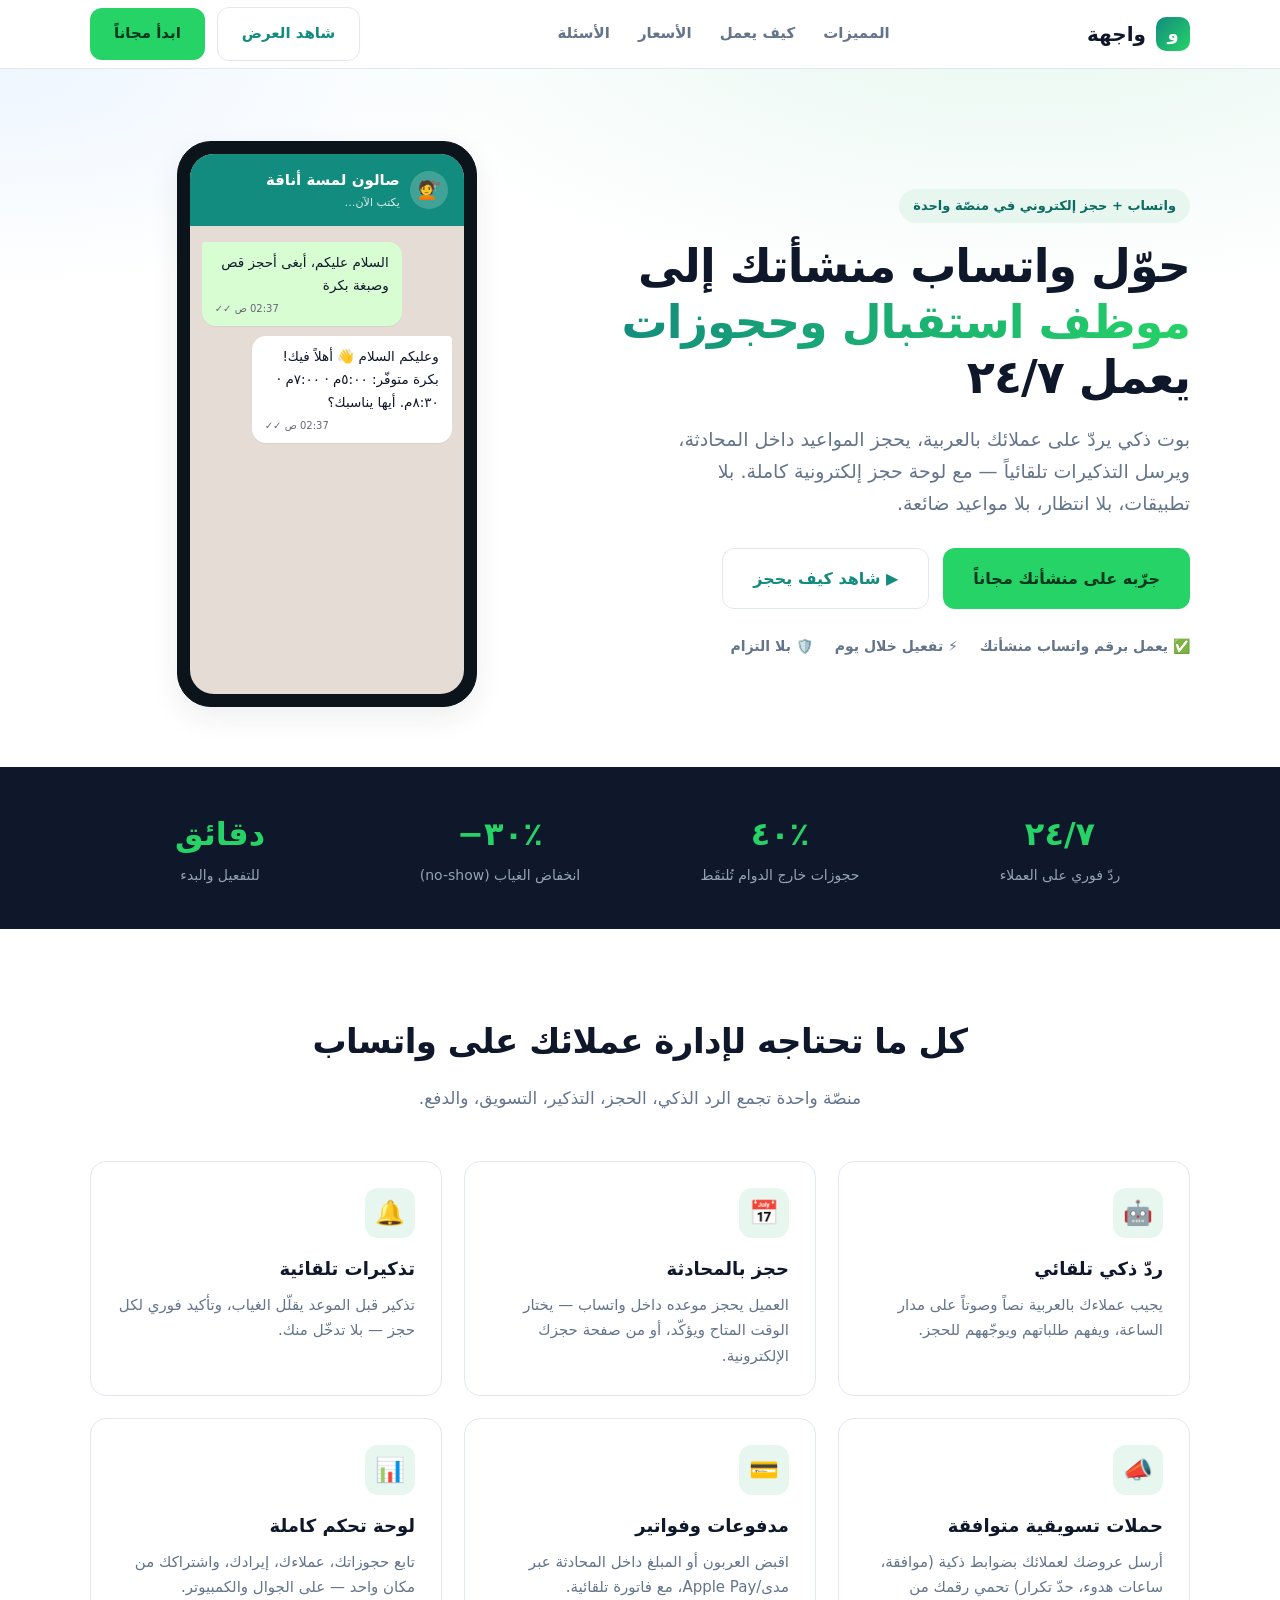
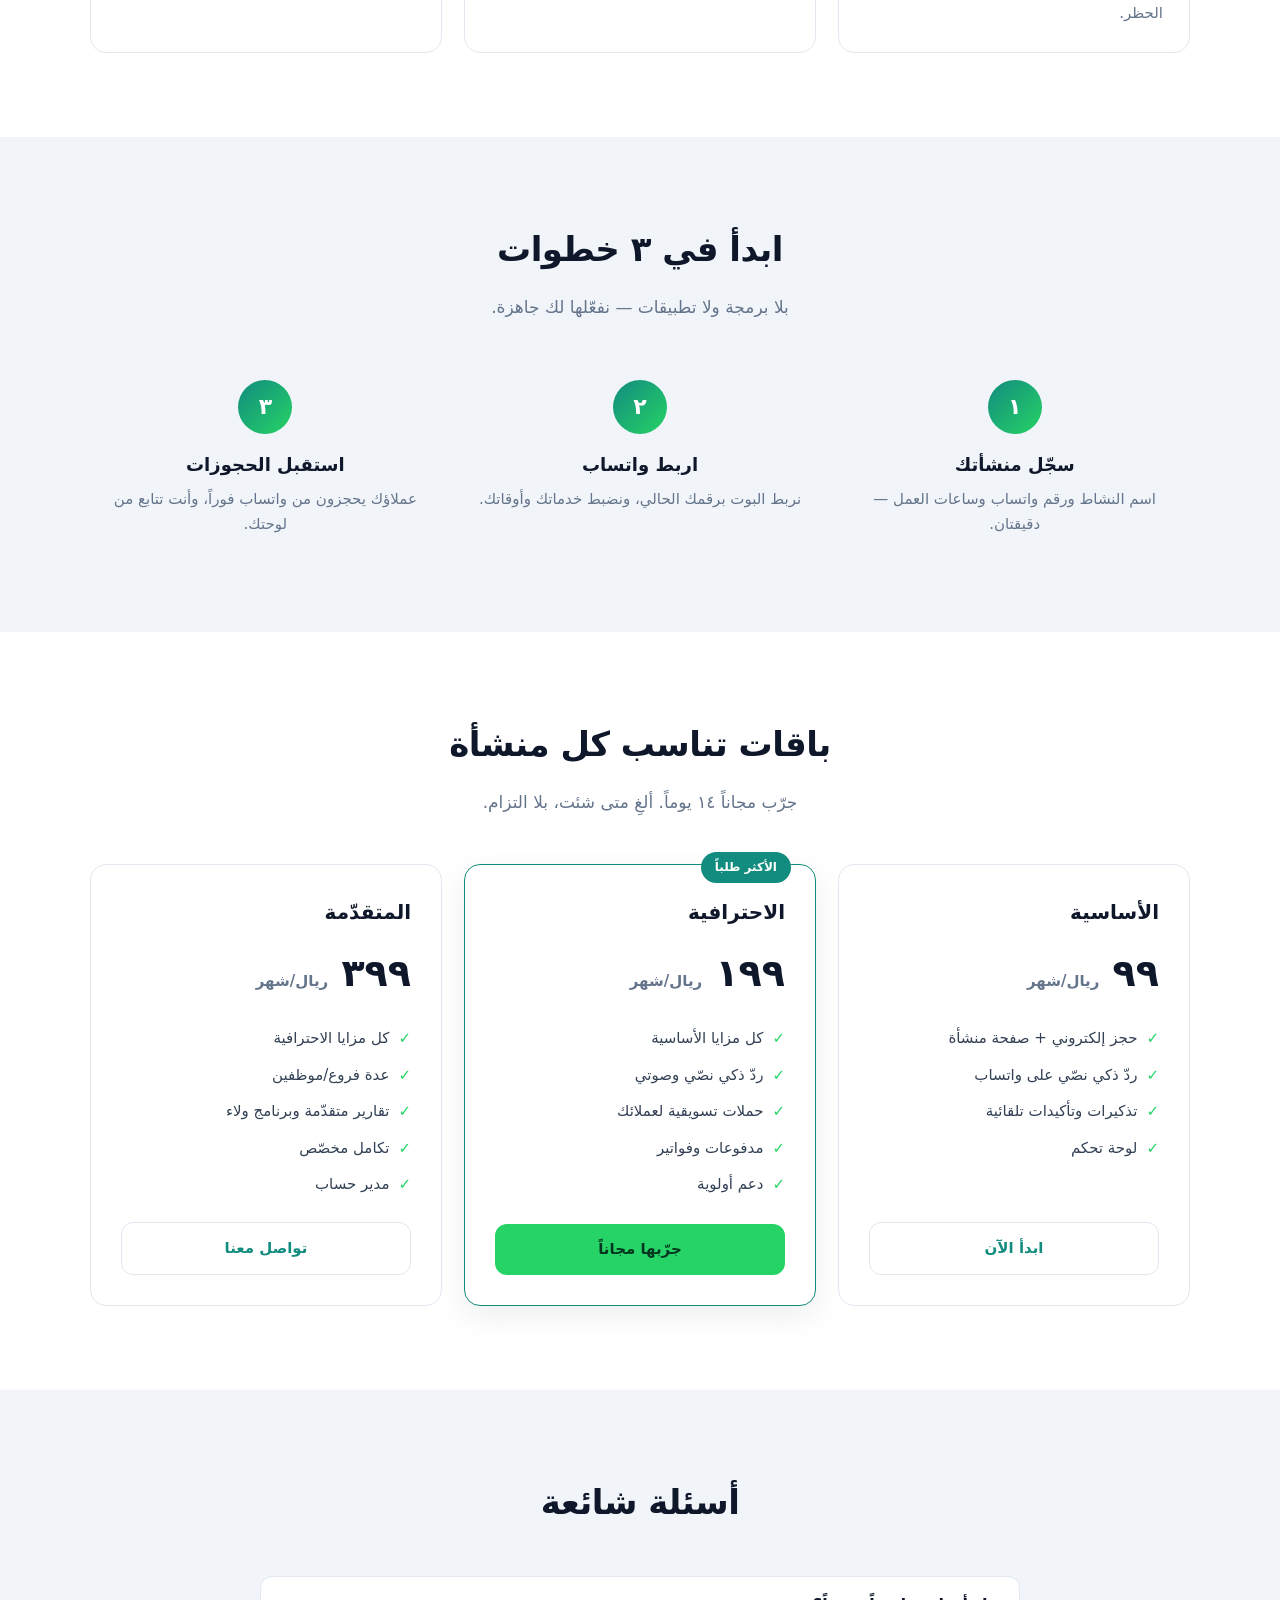
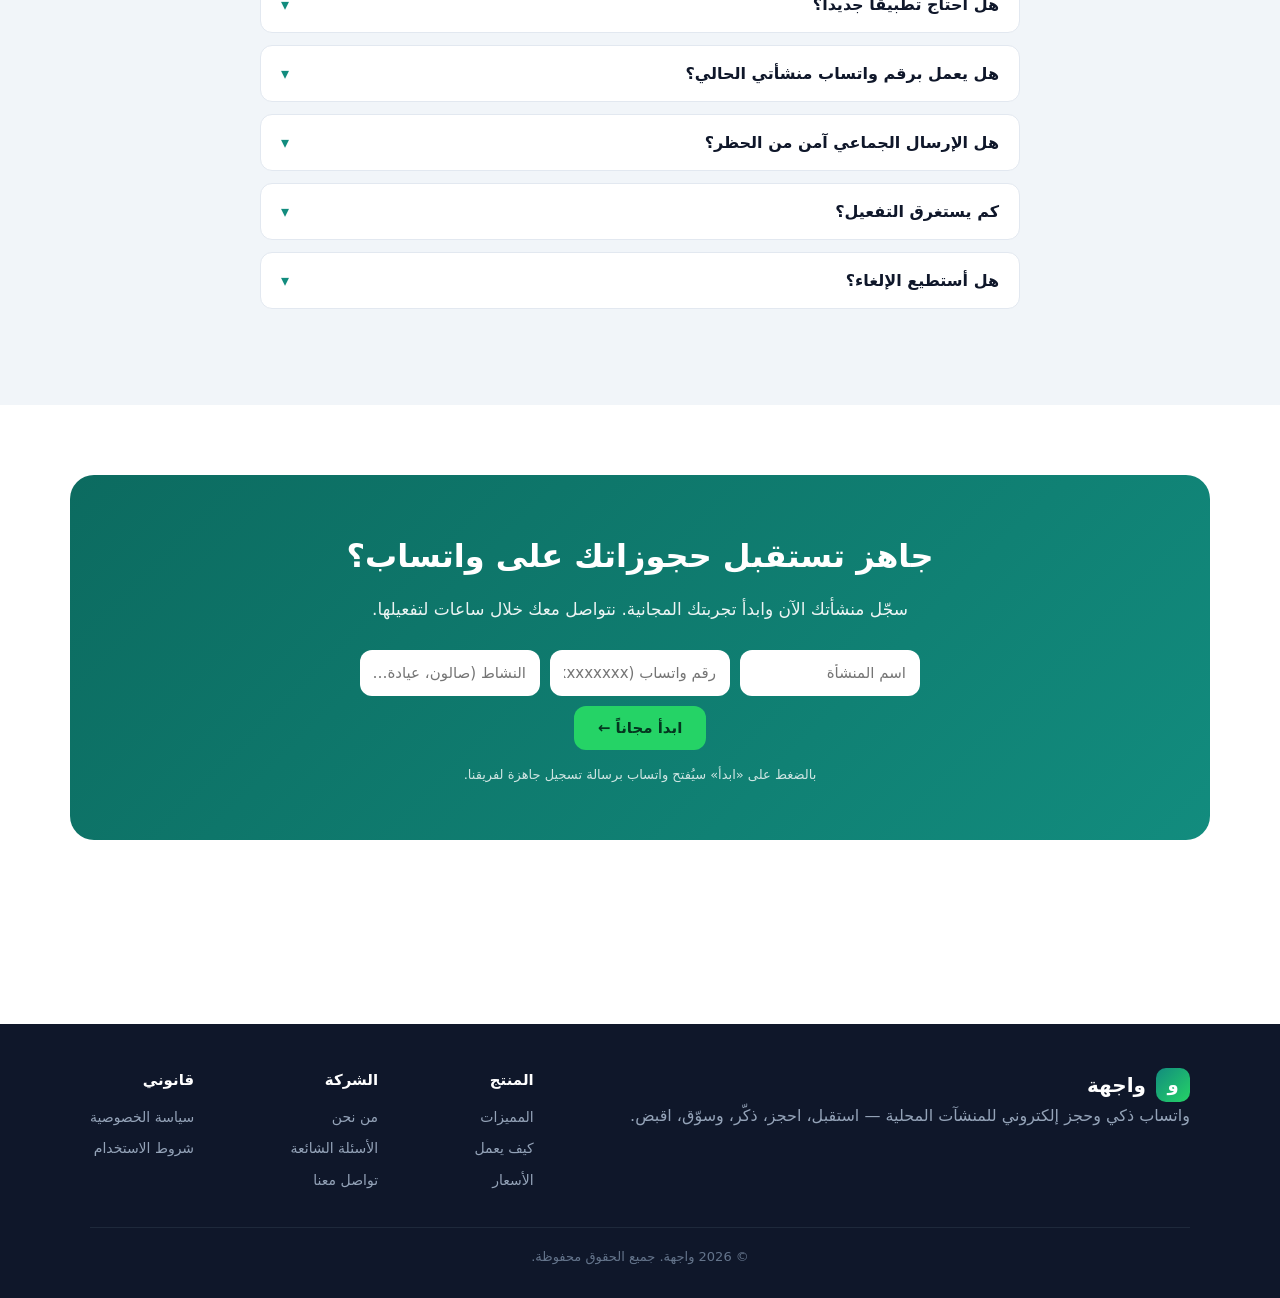
<file: landing/index.html>
<!DOCTYPE html>
<html lang="ar" dir="rtl">
<head>
<meta charset="UTF-8">
<meta name="viewport" content="width=device-width, initial-scale=1.0">
<title>واجهة — بوت واتساب ذكي + حجز إلكتروني لمنشأتك</title>
<meta name="description" content="حوّل واتساب منشأتك إلى موظف استقبال وحجوزات يعمل ٢٤/٧: رد ذكي، حجز بالمحادثة، تذكيرات، حملات، ومدفوعات.">
<style>
  :root{
    --brand:#128C7E; --brand-d:#0c6b60; --green:#25D366;
    --ink:#0f172a; --muted:#64748b; --line:#e2e8f0;
    --bg:#ffffff; --bg2:#f1f5f9; --radius:16px;
    --shadow:0 10px 30px rgba(2,32,28,.08);
    --max:1140px;
  }
  *{box-sizing:border-box;margin:0;padding:0}
  html{scroll-behavior:smooth}
  body{font-family:"Segoe UI","Tahoma","Cairo",system-ui,sans-serif;color:var(--ink);background:var(--bg);line-height:1.7}
  a{color:inherit;text-decoration:none}
  .wrap{max-width:var(--max);margin:0 auto;padding:0 20px}
  .btn{display:inline-flex;align-items:center;gap:8px;border:0;cursor:pointer;font-family:inherit;
    font-weight:700;font-size:15px;padding:13px 24px;border-radius:12px;transition:.18s}
  .btn.primary{background:var(--green);color:#04361f}
  .btn.primary:hover{background:#1fb858;transform:translateY(-1px)}
  .btn.ghost{background:#fff;color:var(--brand);border:1.5px solid var(--line)}
  .btn.ghost:hover{border-color:var(--brand)}
  .btn.lg{padding:16px 30px;font-size:16px}
  .eyebrow{display:inline-block;background:#e7f7f0;color:var(--brand-d);font-weight:700;
    font-size:13px;padding:6px 14px;border-radius:20px;margin-bottom:16px}
  section{padding:84px 0}
  h2.sec{font-size:34px;font-weight:800;text-align:center;letter-spacing:-.5px}
  p.sub{color:var(--muted);text-align:center;max-width:620px;margin:14px auto 0;font-size:17px}

  /* ===== Nav ===== */
  header.nav{position:sticky;top:0;z-index:50;background:rgba(255,255,255,.9);
    backdrop-filter:blur(10px);border-bottom:1px solid var(--line)}
  .nav-in{display:flex;align-items:center;justify-content:space-between;height:68px}
  .logo{display:flex;align-items:center;gap:10px;font-weight:800;font-size:20px;color:var(--ink)}
  .logo .dot{width:34px;height:34px;border-radius:10px;background:linear-gradient(135deg,var(--brand),var(--green));
    display:grid;place-items:center;color:#fff;font-size:18px}
  .nav-links{display:flex;align-items:center;gap:28px}
  .nav-links a{color:var(--muted);font-weight:600;font-size:15px}
  .nav-links a:hover{color:var(--ink)}
  .nav-cta{display:flex;align-items:center;gap:12px}
  .burger{display:none;background:none;border:0;font-size:26px;cursor:pointer}
  @media(max-width:860px){
    .nav-links{display:none;position:absolute;top:68px;right:0;left:0;background:#fff;flex-direction:column;
      padding:18px;border-bottom:1px solid var(--line);gap:14px}
    .nav-links.open{display:flex}
    .nav-cta .btn.ghost{display:none}
    .burger{display:block}
  }

  /* ===== Hero ===== */
  .hero{background:radial-gradient(1200px 500px at 80% -10%,#e7f7f0 0,transparent 60%),
    radial-gradient(900px 400px at 0% 0%,#eef6ff 0,transparent 55%);padding:72px 0 60px}
  .hero-grid{display:grid;grid-template-columns:1.1fr .9fr;gap:48px;align-items:center}
  .hero h1{font-size:46px;line-height:1.2;font-weight:850;letter-spacing:-1px}
  .hero h1 .hl{background:linear-gradient(120deg,var(--brand),var(--green));-webkit-background-clip:text;background-clip:text;color:transparent}
  .hero p.lead{font-size:19px;color:var(--muted);margin:18px 0 28px;max-width:520px}
  .hero-cta{display:flex;gap:14px;flex-wrap:wrap}
  .trust{display:flex;gap:22px;margin-top:26px;flex-wrap:wrap;color:var(--muted);font-size:14px;font-weight:600}
  .trust span{display:flex;align-items:center;gap:7px}
  @media(max-width:860px){.hero-grid{grid-template-columns:1fr;gap:36px}.hero h1{font-size:34px}}

  /* phone mockup */
  .phone{width:300px;margin:0 auto;background:#0b141a;border-radius:34px;padding:12px;box-shadow:var(--shadow);border:1px solid #0b141a}
  .phone-screen{background:#e5ddd5;border-radius:24px;overflow:hidden;height:540px;display:flex;flex-direction:column;
    background-image:linear-gradient(rgba(229,221,213,.96),rgba(229,221,213,.96))}
  .pf-head{background:var(--brand);color:#fff;padding:14px 16px;display:flex;align-items:center;gap:10px}
  .pf-head .av{width:38px;height:38px;border-radius:50%;background:#fff3;display:grid;place-items:center;font-size:18px}
  .pf-head .nm{font-weight:700;font-size:15px}.pf-head .st{font-size:11px;opacity:.85}
  .pf-body{flex:1;padding:16px 12px;display:flex;flex-direction:column;gap:10px;overflow:hidden}
  .bubble{max-width:80%;padding:9px 13px;border-radius:14px;font-size:13.5px;box-shadow:0 1px 1px rgba(0,0,0,.05);animation:pop .4s both}
  .bubble.in{background:#fff;align-self:flex-start;border-top-right-radius:4px}
  .bubble.out{background:#d9fdd3;align-self:flex-end;border-top-left-radius:4px}
  .bubble .t{font-size:10px;color:#667;text-align:left;margin-top:3px}
  @keyframes pop{from{opacity:0;transform:translateY(8px)}to{opacity:1;transform:none}}

  /* ===== logos/stats ===== */
  .stats{background:var(--ink);color:#fff;padding:40px 0}
  .stats-grid{display:grid;grid-template-columns:repeat(4,1fr);gap:20px;text-align:center}
  .stats b{display:block;font-size:32px;font-weight:800;color:var(--green)}
  .stats span{color:#94a3b8;font-size:14px}
  @media(max-width:680px){.stats-grid{grid-template-columns:repeat(2,1fr);gap:24px}}

  /* ===== features ===== */
  .feat-grid{display:grid;grid-template-columns:repeat(3,1fr);gap:22px;margin-top:48px}
  .card{background:#fff;border:1px solid var(--line);border-radius:var(--radius);padding:26px;transition:.2s}
  .card:hover{box-shadow:var(--shadow);transform:translateY(-3px);border-color:#cfe8e0}
  .card .ic{width:50px;height:50px;border-radius:13px;background:#e7f7f0;display:grid;place-items:center;font-size:24px;margin-bottom:16px}
  .card h3{font-size:18px;margin-bottom:8px}
  .card p{color:var(--muted);font-size:15px}
  @media(max-width:860px){.feat-grid{grid-template-columns:1fr}}

  /* ===== how ===== */
  .how{background:var(--bg2)}
  .steps{display:grid;grid-template-columns:repeat(3,1fr);gap:24px;margin-top:48px}
  .step{text-align:center;padding:10px}
  .step .n{width:54px;height:54px;border-radius:50%;background:linear-gradient(135deg,var(--brand),var(--green));
    color:#fff;font-weight:800;font-size:22px;display:grid;place-items:center;margin:0 auto 16px}
  .step h3{font-size:18px;margin-bottom:6px}.step p{color:var(--muted);font-size:15px}
  @media(max-width:860px){.steps{grid-template-columns:1fr;gap:30px}}

  /* ===== pricing ===== */
  .price-grid{display:grid;grid-template-columns:repeat(3,1fr);gap:22px;margin-top:48px;align-items:stretch}
  .plan{background:#fff;border:1.5px solid var(--line);border-radius:var(--radius);padding:30px;display:flex;flex-direction:column}
  .plan.pop{border-color:var(--brand);box-shadow:var(--shadow);position:relative}
  .plan.pop::before{content:"الأكثر طلباً";position:absolute;top:-13px;right:24px;background:var(--brand);color:#fff;
    font-size:12px;font-weight:700;padding:5px 14px;border-radius:20px}
  .plan h3{font-size:20px}
  .plan .pr{font-size:38px;font-weight:850;margin:12px 0 2px}
  .plan .pr small{font-size:15px;color:var(--muted);font-weight:600}
  .plan ul{list-style:none;margin:18px 0 24px;display:flex;flex-direction:column;gap:11px}
  .plan li{display:flex;gap:9px;color:#334155;font-size:15px}
  .plan li::before{content:"✓";color:var(--green);font-weight:800}
  .plan .btn{margin-top:auto;justify-content:center}
  @media(max-width:860px){.price-grid{grid-template-columns:1fr}}

  /* ===== faq ===== */
  .faq{max-width:760px;margin:44px auto 0}
  .qa{border:1px solid var(--line);border-radius:12px;margin-bottom:12px;overflow:hidden;background:#fff}
  .qa button{width:100%;text-align:right;background:none;border:0;padding:18px 20px;font-family:inherit;
    font-weight:700;font-size:16px;cursor:pointer;display:flex;justify-content:space-between;align-items:center;color:var(--ink)}
  .qa .a{max-height:0;overflow:hidden;transition:.25s;color:var(--muted);padding:0 20px}
  .qa.open .a{max-height:200px;padding:0 20px 18px}
  .qa .ar{transition:.25s;color:var(--brand)}
  .qa.open .ar{transform:rotate(180deg)}

  /* ===== CTA / signup ===== */
  .cta{background:linear-gradient(135deg,var(--brand-d),var(--brand));color:#fff;border-radius:24px;
    padding:54px 40px;text-align:center;margin:40px auto;max-width:var(--max)}
  .cta h2{font-size:32px;font-weight:850}
  .cta p{opacity:.92;margin:12px auto 26px;max-width:560px;font-size:17px}
  .signup{display:flex;gap:10px;max-width:560px;margin:0 auto;flex-wrap:wrap;justify-content:center}
  .signup input,.signup select{flex:1;min-width:160px;padding:14px;border-radius:12px;border:0;font-family:inherit;font-size:15px}
  .signup .btn{flex:none}
  .cta .note{font-size:13px;opacity:.8;margin-top:14px}

  /* ===== footer ===== */
  footer{background:var(--ink);color:#94a3b8;padding:44px 0 30px;margin-top:60px}
  .foot-grid{display:flex;justify-content:space-between;gap:30px;flex-wrap:wrap;margin-bottom:26px}
  footer .logo{color:#fff}footer .logo .st{display:block;font-size:13px;color:#94a3b8;font-weight:500;margin-top:6px;max-width:260px}
  .foot-col h4{color:#fff;font-size:15px;margin-bottom:12px}
  .foot-col a{display:block;color:#94a3b8;font-size:14px;margin-bottom:8px}
  .foot-col a:hover{color:#fff}
  .foot-bottom{border-top:1px solid #1e293b;padding-top:18px;text-align:center;font-size:13px;color:#64748b}
</style>
</head>
<body>

<!-- NAV -->
<header class="nav">
  <div class="wrap nav-in">
    <a class="logo" href="#"><span class="dot">و</span> واجهة</a>
    <nav class="nav-links" id="navLinks">
      <a href="#features">المميزات</a>
      <a href="#how">كيف يعمل</a>
      <a href="#pricing">الأسعار</a>
      <a href="#faq">الأسئلة</a>
    </nav>
    <div class="nav-cta">
      <a href="#demo" class="btn ghost">شاهد العرض</a>
      <a href="#signup" class="btn primary">ابدأ مجاناً</a>
      <button class="burger" id="burger" aria-label="القائمة">☰</button>
    </div>
  </div>
</header>

<!-- HERO -->
<section class="hero">
  <div class="wrap hero-grid">
    <div>
      <span class="eyebrow">واتساب + حجز إلكتروني في منصّة واحدة</span>
      <h1>حوّل واتساب منشأتك إلى <span class="hl">موظف استقبال وحجوزات</span> يعمل ٢٤/٧</h1>
      <p class="lead">بوت ذكي يردّ على عملائك بالعربية، يحجز المواعيد داخل المحادثة، ويرسل التذكيرات تلقائياً — مع لوحة حجز إلكترونية كاملة. بلا تطبيقات، بلا انتظار، بلا مواعيد ضائعة.</p>
      <div class="hero-cta">
        <a href="#signup" class="btn primary lg">جرّبه على منشأتك مجاناً</a>
        <a href="#demo" class="btn ghost lg">▶ شاهد كيف يحجز</a>
      </div>
      <div class="trust">
        <span>✅ يعمل برقم واتساب منشأتك</span>
        <span>⚡ تفعيل خلال يوم</span>
        <span>🛡️ بلا التزام</span>
      </div>
    </div>
    <!-- phone demo -->
    <div id="demo">
      <div class="phone">
        <div class="phone-screen">
          <div class="pf-head"><span class="av">💇</span><div><div class="nm">صالون لمسة أناقة</div><div class="st">يكتب الآن…</div></div></div>
          <div class="pf-body" id="chat"></div>
        </div>
      </div>
    </div>
  </div>
</section>

<!-- STATS -->
<div class="stats">
  <div class="wrap stats-grid">
    <div><b>٢٤/٧</b><span>ردّ فوري على العملاء</span></div>
    <div><b>٪٤٠</b><span>حجوزات خارج الدوام تُلتقَط</span></div>
    <div><b>٪٣٠−</b><span>انخفاض الغياب (no-show)</span></div>
    <div><b>دقائق</b><span>للتفعيل والبدء</span></div>
  </div>
</div>

<!-- FEATURES -->
<section id="features">
  <div class="wrap">
    <h2 class="sec">كل ما تحتاجه لإدارة عملائك على واتساب</h2>
    <p class="sub">منصّة واحدة تجمع الرد الذكي، الحجز، التذكير، التسويق، والدفع.</p>
    <div class="feat-grid">
      <div class="card"><div class="ic">🤖</div><h3>ردّ ذكي تلقائي</h3><p>يجيب عملاءك بالعربية نصاً وصوتاً على مدار الساعة، ويفهم طلباتهم ويوجّههم للحجز.</p></div>
      <div class="card"><div class="ic">📅</div><h3>حجز بالمحادثة</h3><p>العميل يحجز موعده داخل واتساب — يختار الوقت المتاح ويؤكّد، أو من صفحة حجزك الإلكترونية.</p></div>
      <div class="card"><div class="ic">🔔</div><h3>تذكيرات تلقائية</h3><p>تذكير قبل الموعد يقلّل الغياب، وتأكيد فوري لكل حجز — بلا تدخّل منك.</p></div>
      <div class="card"><div class="ic">📣</div><h3>حملات تسويقية متوافقة</h3><p>أرسل عروضك لعملائك بضوابط ذكية (موافقة، ساعات هدوء، حدّ تكرار) تحمي رقمك من الحظر.</p></div>
      <div class="card"><div class="ic">💳</div><h3>مدفوعات وفواتير</h3><p>اقبض العربون أو المبلغ داخل المحادثة عبر مدى/Apple Pay، مع فاتورة تلقائية.</p></div>
      <div class="card"><div class="ic">📊</div><h3>لوحة تحكم كاملة</h3><p>تابع حجوزاتك، عملاءك، إيرادك، واشتراكك من مكان واحد — على الجوال والكمبيوتر.</p></div>
    </div>
  </div>
</section>

<!-- HOW -->
<section id="how" class="how">
  <div class="wrap">
    <h2 class="sec">ابدأ في ٣ خطوات</h2>
    <p class="sub">بلا برمجة ولا تطبيقات — نفعّلها لك جاهزة.</p>
    <div class="steps">
      <div class="step"><div class="n">١</div><h3>سجّل منشأتك</h3><p>اسم النشاط ورقم واتساب وساعات العمل — دقيقتان.</p></div>
      <div class="step"><div class="n">٢</div><h3>اربط واتساب</h3><p>نربط البوت برقمك الحالي، ونضبط خدماتك وأوقاتك.</p></div>
      <div class="step"><div class="n">٣</div><h3>استقبل الحجوزات</h3><p>عملاؤك يحجزون من واتساب فوراً، وأنت تتابع من لوحتك.</p></div>
    </div>
  </div>
</section>

<!-- PRICING -->
<section id="pricing">
  <div class="wrap">
    <h2 class="sec">باقات تناسب كل منشأة</h2>
    <p class="sub">جرّب مجاناً ١٤ يوماً. ألغِ متى شئت، بلا التزام.</p>
    <div class="price-grid">
      <div class="plan">
        <h3>الأساسية</h3>
        <div class="pr">٩٩ <small>ريال/شهر</small></div>
        <ul><li>حجز إلكتروني + صفحة منشأة</li><li>ردّ ذكي نصّي على واتساب</li><li>تذكيرات وتأكيدات تلقائية</li><li>لوحة تحكم</li></ul>
        <a href="#signup" class="btn ghost">ابدأ الآن</a>
      </div>
      <div class="plan pop">
        <h3>الاحترافية</h3>
        <div class="pr">١٩٩ <small>ريال/شهر</small></div>
        <ul><li>كل مزايا الأساسية</li><li>ردّ ذكي نصّي وصوتي</li><li>حملات تسويقية لعملائك</li><li>مدفوعات وفواتير</li><li>دعم أولوية</li></ul>
        <a href="#signup" class="btn primary">جرّبها مجاناً</a>
      </div>
      <div class="plan">
        <h3>المتقدّمة</h3>
        <div class="pr">٣٩٩ <small>ريال/شهر</small></div>
        <ul><li>كل مزايا الاحترافية</li><li>عدة فروع/موظفين</li><li>تقارير متقدّمة وبرنامج ولاء</li><li>تكامل مخصّص</li><li>مدير حساب</li></ul>
        <a href="#signup" class="btn ghost">تواصل معنا</a>
      </div>
    </div>
  </div>
</section>

<!-- FAQ -->
<section id="faq" class="how">
  <div class="wrap">
    <h2 class="sec">أسئلة شائعة</h2>
    <div class="faq" id="faq">
      <div class="qa"><button>هل أحتاج تطبيقاً جديداً؟ <span class="ar">▾</span></button><div class="a">لا. كل شيء يعمل عبر واتساب الذي يستخدمه عملاؤك أصلاً، إضافةً للوحة تحكم تفتحها من المتصفح.</div></div>
      <div class="qa"><button>هل يعمل برقم واتساب منشأتي الحالي؟ <span class="ar">▾</span></button><div class="a">نعم، نربط البوت برقمك الحالي. ويُفضّل رقم واتساب أعمال (Business) لأفضل تجربة.</div></div>
      <div class="qa"><button>هل الإرسال الجماعي آمن من الحظر؟ <span class="ar">▾</span></button><div class="a">نعم. نرسل فقط لعملائك الذين وافقوا، بضوابط ساعات الهدوء وحدّ التكرار، لحماية رقمك واحترام الأنظمة.</div></div>
      <div class="qa"><button>كم يستغرق التفعيل؟ <span class="ar">▾</span></button><div class="a">عادةً خلال يوم عمل واحد. نجهّز خدماتك وأوقاتك ونربط واتساب نيابةً عنك.</div></div>
      <div class="qa"><button>هل أستطيع الإلغاء؟ <span class="ar">▾</span></button><div class="a">بالتأكيد. التجربة مجانية ١٤ يوماً، والاشتراك شهري بلا التزام — تلغي متى شئت.</div></div>
    </div>
  </div>
</section>

<!-- CTA / SIGNUP -->
<section id="signup" style="padding-top:30px">
  <div class="cta">
    <h2>جاهز تستقبل حجوزاتك على واتساب؟</h2>
    <p>سجّل منشأتك الآن وابدأ تجربتك المجانية. نتواصل معك خلال ساعات لتفعيلها.</p>
    <div class="signup">
      <input id="su-name" placeholder="اسم المنشأة">
      <input id="su-phone" inputmode="tel" placeholder="رقم واتساب (05xxxxxxxx)">
      <input id="su-activity" placeholder="النشاط (صالون، عيادة…)">
      <button class="btn primary" onclick="signup()">ابدأ مجاناً ←</button>
    </div>
    <div class="note">بالضغط على «ابدأ» سيُفتح واتساب برسالة تسجيل جاهزة لفريقنا.</div>
  </div>
</section>

<!-- FOOTER -->
<footer>
  <div class="wrap">
    <div class="foot-grid">
      <div>
        <div class="logo"><span class="dot">و</span> واجهة</div>
        <span class="st">واتساب ذكي وحجز إلكتروني للمنشآت المحلية — استقبل، احجز، ذكّر، وسوّق، اقبض.</span>
      </div>
      <div class="foot-col"><h4>المنتج</h4><a href="#features">المميزات</a><a href="#how">كيف يعمل</a><a href="#pricing">الأسعار</a></div>
      <div class="foot-col"><h4>الشركة</h4><a href="#">من نحن</a><a href="#faq">الأسئلة الشائعة</a><a href="#signup">تواصل معنا</a></div>
      <div class="foot-col"><h4>قانوني</h4><a href="#">سياسة الخصوصية</a><a href="#">شروط الاستخدام</a></div>
    </div>
    <div class="foot-bottom">© <span id="yr"></span> واجهة. جميع الحقوق محفوظة.</div>
  </div>
</footer>

<script>
  // ====== إعدادات (عدّلها) ======
  const SALES_WHATSAPP = "9665XXXXXXXX"; // ضع رقم واتساب فريق المبيعات (E.164 بلا +)

  // تاريخ الفوتر
  document.getElementById('yr').textContent = new Date().getFullYear();

  // قائمة الجوال
  document.getElementById('burger').onclick = () =>
    document.getElementById('navLinks').classList.toggle('open');
  document.querySelectorAll('#navLinks a').forEach(a =>
    a.onclick = () => document.getElementById('navLinks').classList.remove('open'));

  // FAQ accordion
  document.querySelectorAll('#faq .qa button').forEach(b =>
    b.onclick = () => b.parentElement.classList.toggle('open'));

  // محادثة واتساب المتحركة (عرض حيّ)
  const script = [
    {s:'out', t:'السلام عليكم، أبغى أحجز قص وصبغة بكرة'},
    {s:'in',  t:'وعليكم السلام 👋 أهلاً فيك! بكرة متوفّر: ٥:٠٠م · ٧:٠٠م · ٨:٣٠م. أيها يناسبك؟'},
    {s:'out', t:'٧ المساء'},
    {s:'in',  t:'تمام ✅ حجزت لك بكرة الساعة ٧:٠٠م (قص + صبغة). رقم الحجز #١٠٤٢.\nبنذكّرك قبلها بساعة 🔔'},
    {s:'out', t:'يعطيك العافية 🌹'},
    {s:'in',  t:'وياك 🤍 تقدر تعدّل أو تلغي بأي وقت بالرد هنا. نشوفك بكرة!'}
  ];
  const chat = document.getElementById('chat');
  let i = 0;
  function tick(){
    if(i >= script.length){ setTimeout(()=>{chat.innerHTML='';i=0;tick();}, 4500); return; }
    const m = script[i++];
    const el = document.createElement('div');
    el.className = 'bubble ' + m.s;
    el.innerHTML = m.t.replace(/\n/g,'<br>') + '<div class="t">'+new Date().toLocaleTimeString('ar',{hour:'2-digit',minute:'2-digit'})+' ✓✓</div>';
    chat.appendChild(el);
    chat.scrollTop = chat.scrollHeight;
    setTimeout(tick, m.s==='in' ? 1500 : 1100);
  }
  tick();

  // نموذج التسجيل → واتساب
  function signup(){
    const g = id => (document.getElementById(id).value||'').trim();
    const name=g('su-name'), phone=g('su-phone'), act=g('su-activity');
    if(!name || !phone){ alert('فضلاً أدخل اسم المنشأة ورقم واتساب'); return; }
    const msg = `طلب تجربة «واجهة» 🚀\nالمنشأة: ${name}\nالنشاط: ${act||'-'}\nرقم واتساب: ${phone}`;
    window.open(`https://wa.me/${SALES_WHATSAPP}?text=${encodeURIComponent(msg)}`, '_blank');
  }
</script>
</body>
</html>
</file>
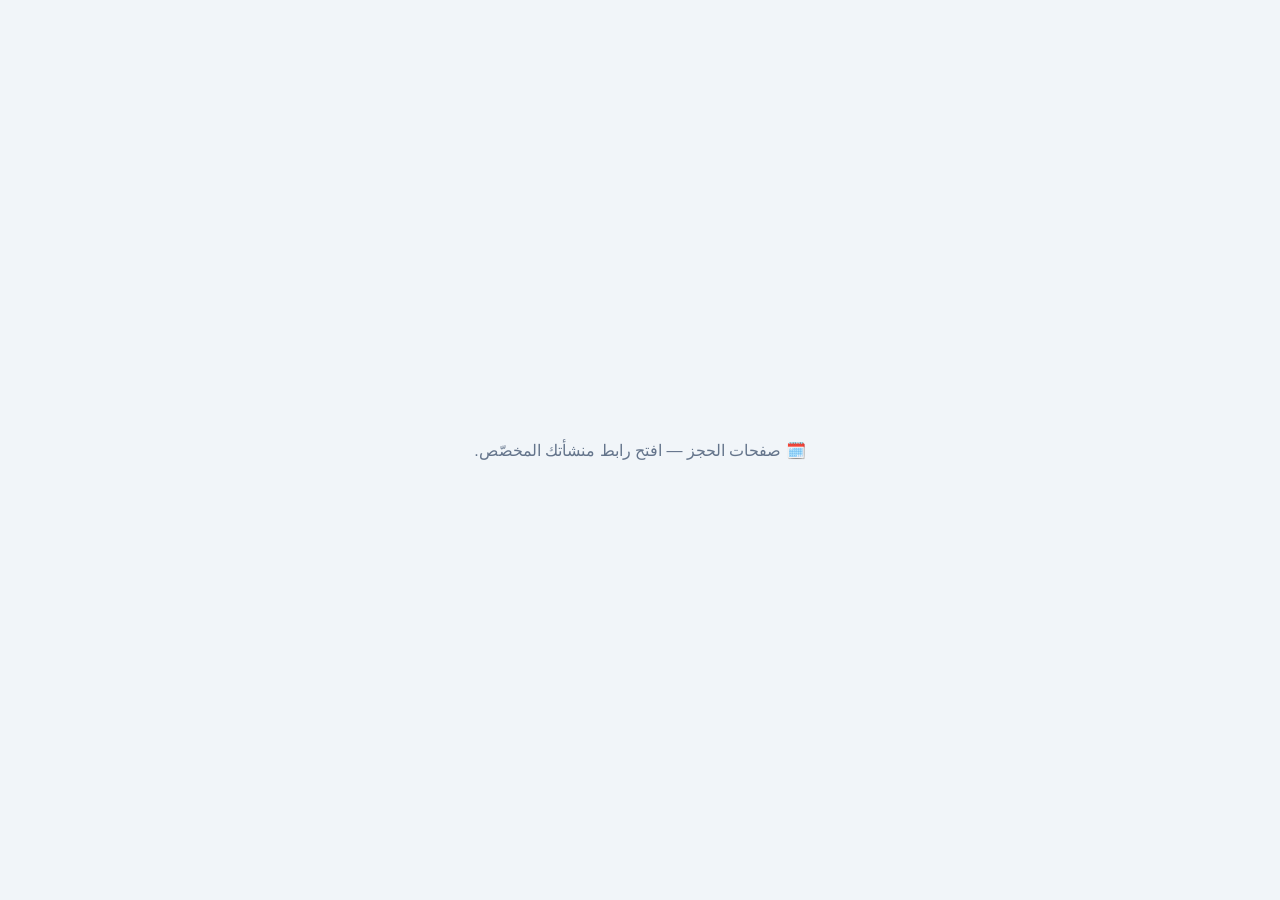
<file: landing/sites/index.html>
<!DOCTYPE html>
<html lang="ar" dir="rtl"><head><meta charset="UTF-8">
<meta name="robots" content="noindex,nofollow">
<meta name="viewport" content="width=device-width, initial-scale=1.0">
<title>صفحات الحجز</title>
<style>body{font-family:"Segoe UI",Tahoma,sans-serif;background:#f1f5f9;color:#64748b;
display:flex;min-height:100vh;align-items:center;justify-content:center;margin:0;text-align:center}</style>
</head><body><p>🗓️ صفحات الحجز — افتح رابط منشأتك المخصّص.</p></body></html>
</file>
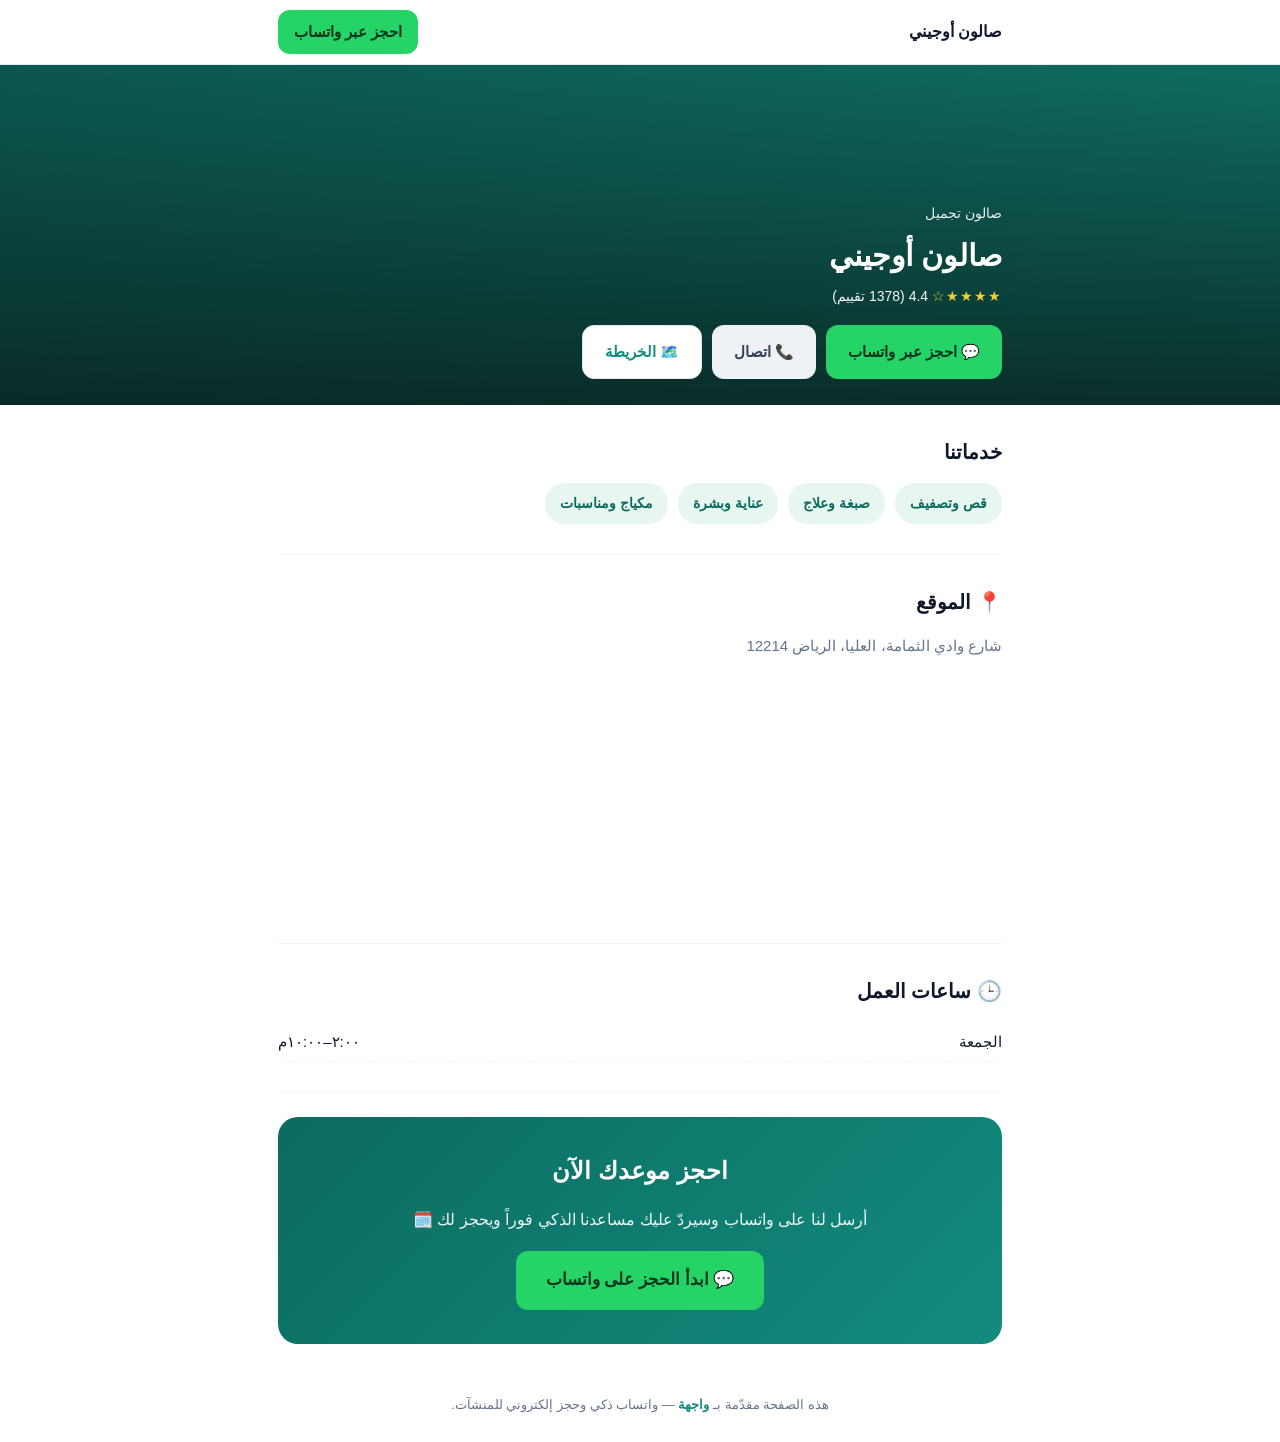
<file: landing/sites/g1722d26d/index.html>
<!DOCTYPE html>
<html lang="ar" dir="rtl"><head><meta charset="UTF-8"><meta name="robots" content="noindex,nofollow">
<meta name="viewport" content="width=device-width, initial-scale=1.0">
<title>صالون أوجيني — احجز موعدك عبر واتساب</title>
<style>
:root{--brand:#128C7E;--brand-d:#0c6b60;--green:#25D366;--ink:#0f172a;--muted:#64748b;--line:#e2e8f0;--bg2:#f1f5f9}
*{box-sizing:border-box;margin:0;padding:0;font-family:"Segoe UI",Tahoma,"Cairo",sans-serif}
body{color:var(--ink);background:#fff;line-height:1.7}
a{text-decoration:none;color:inherit}
.wrap{max-width:760px;margin:0 auto;padding:0 18px}
.btn{display:inline-flex;align-items:center;justify-content:center;gap:8px;font-weight:700;font-size:15px;
  padding:13px 22px;border-radius:12px;border:0;cursor:pointer;transition:.18s}
.btn.wa{background:var(--green);color:#04361f}.btn.wa:hover{background:#1fb858}
.btn.g{background:#eef2f6;color:#334155}.btn.o{background:#fff;color:var(--brand);border:1.5px solid var(--line)}
/* top bar */
.bar{position:sticky;top:0;z-index:20;background:rgba(255,255,255,.92);backdrop-filter:blur(8px);
  border-bottom:1px solid var(--line)}
.bar-in{max-width:760px;margin:0 auto;padding:10px 18px;display:flex;justify-content:space-between;align-items:center}
.bar .nm{font-weight:800;font-size:16px}
/* hero */
.hero{position:relative;min-height:340px;display:flex;align-items:flex-end;color:#fff;
  background:url('https://lh3.googleusercontent.com/gps-cs-s/APNQkAG3hlzYwXQmhXK_H6Ch2QXDDtg3pU4rBHIotw98NJSym-YolyjpVSX3vzB6RppRpciZ74hq349MBIfAgBmAhJk3KoRVkFkeMZvvXX4EgRLoZWJtFIph7YF2imgbWeTW6X6Sm3al=w1280-h500-p-k-no'),linear-gradient(135deg,#0c6b60,#128C7E);background-size:cover;background-position:center}
.hero::after{content:"";position:absolute;inset:0;background:linear-gradient(180deg,rgba(8,30,27,.25),rgba(8,30,27,.85))}
.hero .h-in{position:relative;z-index:2;padding:26px 18px;max-width:760px;margin:0 auto;width:100%}
.hero .cat{opacity:.9;font-size:14px}
.hero h1{font-size:30px;font-weight:850;margin:4px 0}
.hero .meta{font-size:14px;opacity:.95}.hero .meta .s{color:#fdd835;letter-spacing:1px}
.cta-row{display:flex;gap:10px;flex-wrap:wrap;margin-top:16px}
/* sections */
section{padding:30px 0;border-bottom:1px solid var(--bg2)}
h2{font-size:20px;margin-bottom:14px}
.chips{display:flex;gap:10px;flex-wrap:wrap}
.chip{background:#e7f7f0;color:var(--brand-d);font-weight:700;font-size:14px;padding:9px 15px;border-radius:20px}
.hours{list-style:none;font-size:15px}
.hours li{display:flex;justify-content:space-between;padding:7px 0;border-bottom:1px dashed var(--bg2)}
.map{width:100%;height:240px;border:0;border-radius:14px}
.info{display:flex;gap:8px;color:var(--muted);font-size:15px;margin-bottom:6px}
/* booking band */
.book{background:linear-gradient(135deg,var(--brand-d),var(--brand));color:#fff;border-radius:20px;
  padding:34px 22px;text-align:center;margin:24px 0}
.book h2{color:#fff;font-size:24px}.book p{opacity:.92;margin:8px 0 18px}
.book .btn.wa{font-size:17px;padding:15px 30px}
/* footer */
footer{padding:26px 18px;text-align:center;color:var(--muted);font-size:13px}
footer a{color:var(--brand);font-weight:700}
</style></head><body>

<div class="bar"><div class="bar-in"><span class="nm">صالون أوجيني</span>
  <a class="btn wa" style="padding:9px 16px" href="https://wa.me/966555025443?text=%D8%A7%D9%84%D8%B3%D9%84%D8%A7%D9%85%20%D8%B9%D9%84%D9%8A%D9%83%D9%85%D8%8C%20%D8%A3%D8%B1%D8%BA%D8%A8%20%D8%A8%D8%AD%D8%AC%D8%B2%20%D9%85%D9%88%D8%B9%D8%AF%20%D9%81%D9%8A%20%D8%B5%D8%A7%D9%84%D9%88%D9%86%20%D8%A3%D9%88%D8%AC%D9%8A%D9%86%D9%8A%20%F0%9F%97%93%EF%B8%8F" target="_blank">احجز عبر واتساب</a></div></div>

<div class="hero"><div class="h-in">
  <div class="cat">صالون تجميل</div>
  <h1>صالون أوجيني</h1>
  <div class="meta"><span class="s">★★★★☆</span> 4.4 (1378 تقييم)</div>
  <div class="cta-row">
    <a class="btn wa" href="https://wa.me/966555025443?text=%D8%A7%D9%84%D8%B3%D9%84%D8%A7%D9%85%20%D8%B9%D9%84%D9%8A%D9%83%D9%85%D8%8C%20%D8%A3%D8%B1%D8%BA%D8%A8%20%D8%A8%D8%AD%D8%AC%D8%B2%20%D9%85%D9%88%D8%B9%D8%AF%20%D9%81%D9%8A%20%D8%B5%D8%A7%D9%84%D9%88%D9%86%20%D8%A3%D9%88%D8%AC%D9%8A%D9%86%D9%8A%20%F0%9F%97%93%EF%B8%8F" target="_blank">💬 احجز عبر واتساب</a>
    <a class="btn g" href="tel:+966555025443">📞 اتصال</a>
    <a class="btn o" target="_blank" href="https://www.google.com/maps/@24.7103148,46.6758317,17z">🗺️ الخريطة</a>
  </div>
</div></div>

<div class="wrap">
  <section><h2>خدماتنا</h2><div class="chips"><span class="chip">قص وتصفيف</span><span class="chip">صبغة وعلاج</span><span class="chip">عناية وبشرة</span><span class="chip">مكياج ومناسبات</span></div></section>

  <section><h2>📍 الموقع</h2>
    <div class="info">شارع وادي الثمامة، العليا، الرياض 12214</div>
    <iframe class="map" loading="lazy" src="https://maps.google.com/maps?q=24.7103148,46.6758317&z=16&output=embed"></iframe>
  </section>

  <section><h2>🕒 ساعات العمل</h2><ul class="hours"><li><span>الجمعة</span><span>٢:٠٠–١٠:٠٠م</span></li></ul></section>

  <div class="book">
    <h2>احجز موعدك الآن</h2>
    <p>أرسل لنا على واتساب وسيردّ عليك مساعدنا الذكي فوراً ويحجز لك 🗓️</p>
    <a class="btn wa" href="https://wa.me/966555025443?text=%D8%A7%D9%84%D8%B3%D9%84%D8%A7%D9%85%20%D8%B9%D9%84%D9%8A%D9%83%D9%85%D8%8C%20%D8%A3%D8%B1%D8%BA%D8%A8%20%D8%A8%D8%AD%D8%AC%D8%B2%20%D9%85%D9%88%D8%B9%D8%AF%20%D9%81%D9%8A%20%D8%B5%D8%A7%D9%84%D9%88%D9%86%20%D8%A3%D9%88%D8%AC%D9%8A%D9%86%D9%8A%20%F0%9F%97%93%EF%B8%8F" target="_blank">💬 ابدأ الحجز على واتساب</a>
  </div>
</div>

<footer>هذه الصفحة مقدّمة بـ <a href="#">واجهة</a> — واتساب ذكي وحجز إلكتروني للمنشآت.</footer>
</body></html>
</file>
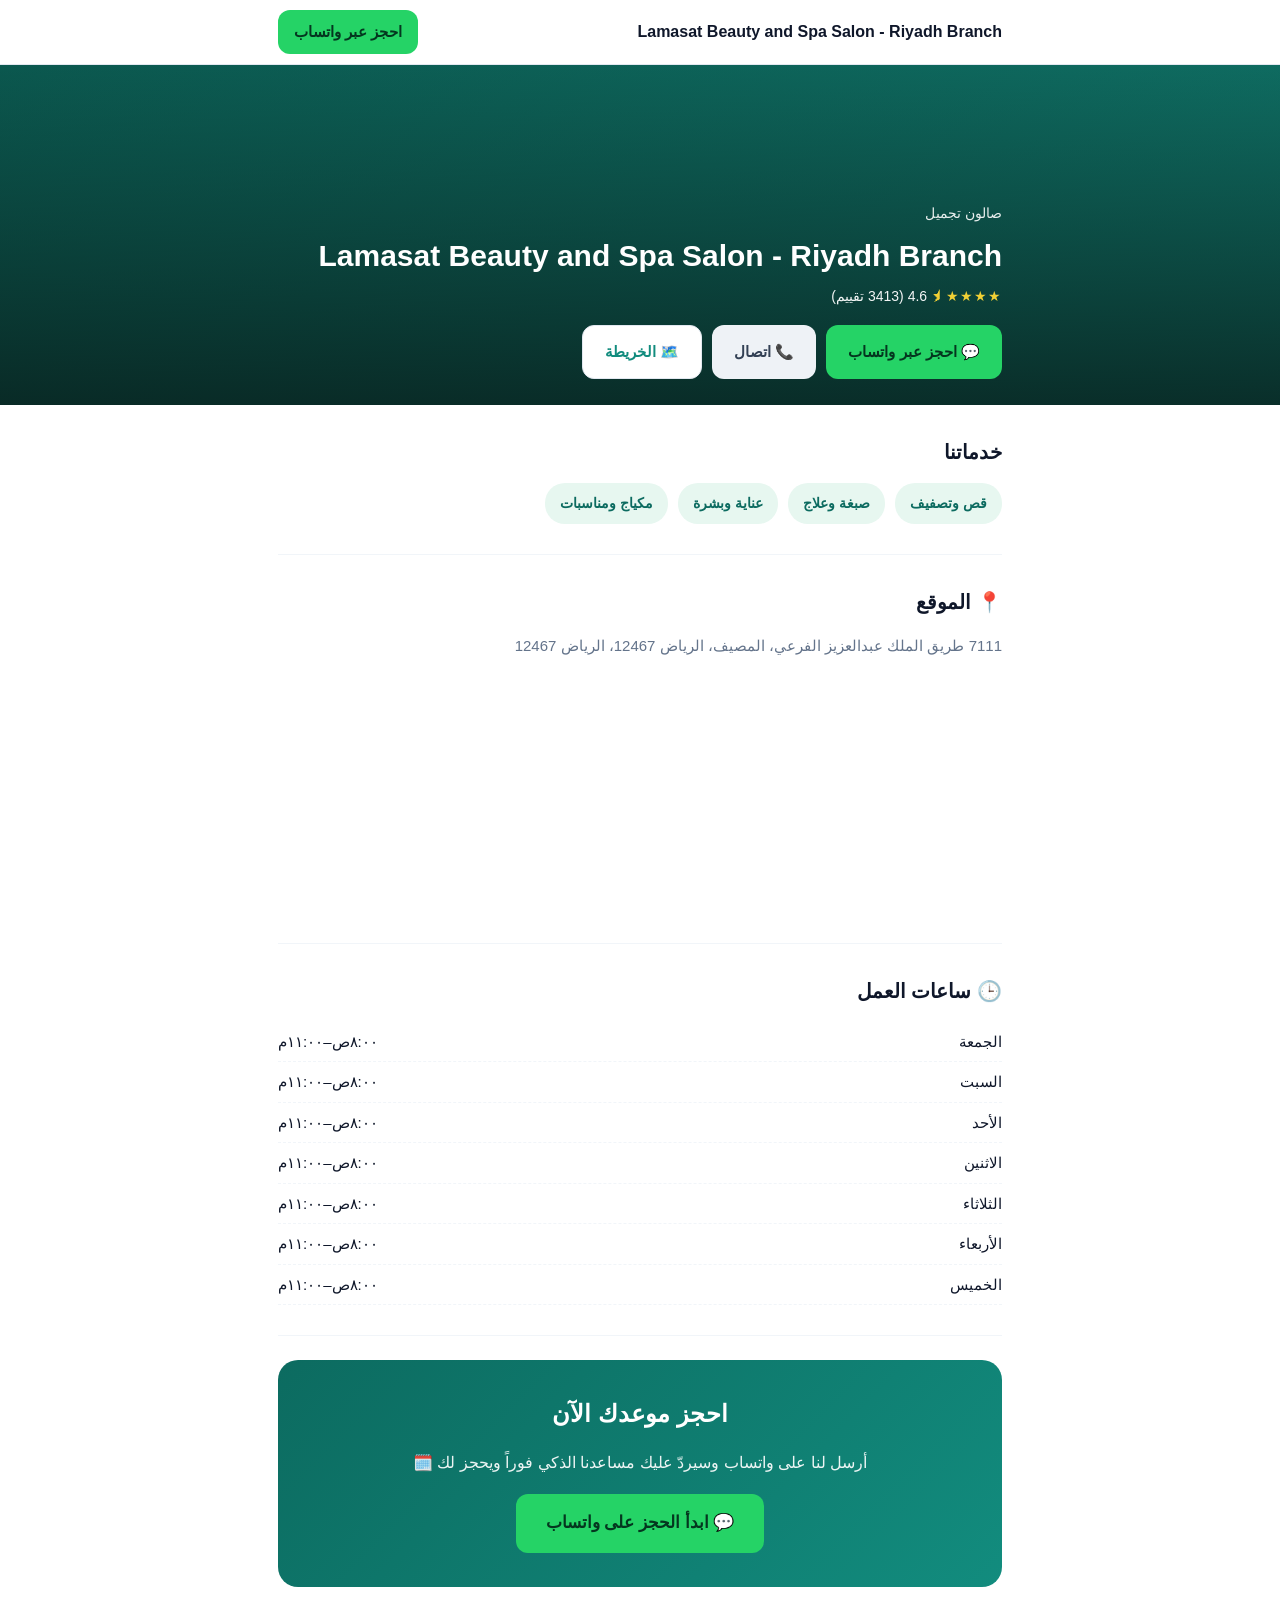
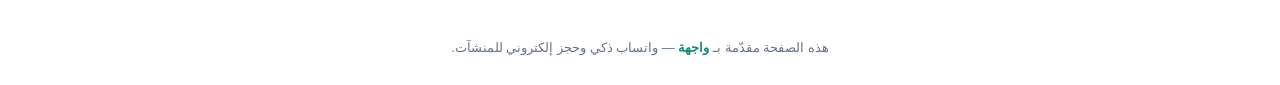
<file: landing/sites/g2e974f6f/index.html>
<!DOCTYPE html>
<html lang="ar" dir="rtl"><head><meta charset="UTF-8"><meta name="robots" content="noindex,nofollow">
<meta name="viewport" content="width=device-width, initial-scale=1.0">
<title>Lamasat Beauty and Spa Salon - Riyadh Branch — احجز موعدك عبر واتساب</title>
<style>
:root{--brand:#128C7E;--brand-d:#0c6b60;--green:#25D366;--ink:#0f172a;--muted:#64748b;--line:#e2e8f0;--bg2:#f1f5f9}
*{box-sizing:border-box;margin:0;padding:0;font-family:"Segoe UI",Tahoma,"Cairo",sans-serif}
body{color:var(--ink);background:#fff;line-height:1.7}
a{text-decoration:none;color:inherit}
.wrap{max-width:760px;margin:0 auto;padding:0 18px}
.btn{display:inline-flex;align-items:center;justify-content:center;gap:8px;font-weight:700;font-size:15px;
  padding:13px 22px;border-radius:12px;border:0;cursor:pointer;transition:.18s}
.btn.wa{background:var(--green);color:#04361f}.btn.wa:hover{background:#1fb858}
.btn.g{background:#eef2f6;color:#334155}.btn.o{background:#fff;color:var(--brand);border:1.5px solid var(--line)}
/* top bar */
.bar{position:sticky;top:0;z-index:20;background:rgba(255,255,255,.92);backdrop-filter:blur(8px);
  border-bottom:1px solid var(--line)}
.bar-in{max-width:760px;margin:0 auto;padding:10px 18px;display:flex;justify-content:space-between;align-items:center}
.bar .nm{font-weight:800;font-size:16px}
/* hero */
.hero{position:relative;min-height:340px;display:flex;align-items:flex-end;color:#fff;
  background:url('https://lh3.googleusercontent.com/gps-cs-s/APNQkAHdrJVzLfWjrs5K4WIj3QgKPIpU2n1gUjAPmDj-gDGO2_gQPmY7AZlNcjMU1JmPQY5C-l_hnkESH8T8SXGej21JJDtOrEsHGPw1DLQyqHHc_31nOuXoC8pijZsCuJSkTrDsND8=w1280-h500-p-k-no'),linear-gradient(135deg,#0c6b60,#128C7E);background-size:cover;background-position:center}
.hero::after{content:"";position:absolute;inset:0;background:linear-gradient(180deg,rgba(8,30,27,.25),rgba(8,30,27,.85))}
.hero .h-in{position:relative;z-index:2;padding:26px 18px;max-width:760px;margin:0 auto;width:100%}
.hero .cat{opacity:.9;font-size:14px}
.hero h1{font-size:30px;font-weight:850;margin:4px 0}
.hero .meta{font-size:14px;opacity:.95}.hero .meta .s{color:#fdd835;letter-spacing:1px}
.cta-row{display:flex;gap:10px;flex-wrap:wrap;margin-top:16px}
/* sections */
section{padding:30px 0;border-bottom:1px solid var(--bg2)}
h2{font-size:20px;margin-bottom:14px}
.chips{display:flex;gap:10px;flex-wrap:wrap}
.chip{background:#e7f7f0;color:var(--brand-d);font-weight:700;font-size:14px;padding:9px 15px;border-radius:20px}
.hours{list-style:none;font-size:15px}
.hours li{display:flex;justify-content:space-between;padding:7px 0;border-bottom:1px dashed var(--bg2)}
.map{width:100%;height:240px;border:0;border-radius:14px}
.info{display:flex;gap:8px;color:var(--muted);font-size:15px;margin-bottom:6px}
/* booking band */
.book{background:linear-gradient(135deg,var(--brand-d),var(--brand));color:#fff;border-radius:20px;
  padding:34px 22px;text-align:center;margin:24px 0}
.book h2{color:#fff;font-size:24px}.book p{opacity:.92;margin:8px 0 18px}
.book .btn.wa{font-size:17px;padding:15px 30px}
/* footer */
footer{padding:26px 18px;text-align:center;color:var(--muted);font-size:13px}
footer a{color:var(--brand);font-weight:700}
</style></head><body>

<div class="bar"><div class="bar-in"><span class="nm">Lamasat Beauty and Spa Salon - Riyadh Branch</span>
  <a class="btn wa" style="padding:9px 16px" href="tel:+966920034511" target="_blank">احجز عبر واتساب</a></div></div>

<div class="hero"><div class="h-in">
  <div class="cat">صالون تجميل</div>
  <h1>Lamasat Beauty and Spa Salon - Riyadh Branch</h1>
  <div class="meta"><span class="s">★★★★⯨</span> 4.6 (3413 تقييم)</div>
  <div class="cta-row">
    <a class="btn wa" href="tel:+966920034511" target="_blank">💬 احجز عبر واتساب</a>
    <a class="btn g" href="tel:+966920034511">📞 اتصال</a>
    <a class="btn o" target="_blank" href="https://www.google.com/maps/@24.7058838,46.6884189,17z">🗺️ الخريطة</a>
  </div>
</div></div>

<div class="wrap">
  <section><h2>خدماتنا</h2><div class="chips"><span class="chip">قص وتصفيف</span><span class="chip">صبغة وعلاج</span><span class="chip">عناية وبشرة</span><span class="chip">مكياج ومناسبات</span></div></section>

  <section><h2>📍 الموقع</h2>
    <div class="info">7111 طريق الملك عبدالعزيز الفرعي، المصيف، الرياض 12467، الرياض 12467</div>
    <iframe class="map" loading="lazy" src="https://maps.google.com/maps?q=24.7058838,46.6884189&z=16&output=embed"></iframe>
  </section>

  <section><h2>🕒 ساعات العمل</h2><ul class="hours"><li><span>الجمعة</span><span>٨:٠٠ص–١١:٠٠م</span></li><li><span>السبت</span><span>٨:٠٠ص–١١:٠٠م</span></li><li><span>الأحد</span><span>٨:٠٠ص–١١:٠٠م</span></li><li><span>الاثنين</span><span>٨:٠٠ص–١١:٠٠م</span></li><li><span>الثلاثاء</span><span>٨:٠٠ص–١١:٠٠م</span></li><li><span>الأربعاء</span><span>٨:٠٠ص–١١:٠٠م</span></li><li><span>الخميس</span><span>٨:٠٠ص–١١:٠٠م</span></li></ul></section>

  <div class="book">
    <h2>احجز موعدك الآن</h2>
    <p>أرسل لنا على واتساب وسيردّ عليك مساعدنا الذكي فوراً ويحجز لك 🗓️</p>
    <a class="btn wa" href="tel:+966920034511" target="_blank">💬 ابدأ الحجز على واتساب</a>
  </div>
</div>

<footer>هذه الصفحة مقدّمة بـ <a href="#">واجهة</a> — واتساب ذكي وحجز إلكتروني للمنشآت.</footer>
</body></html>
</file>
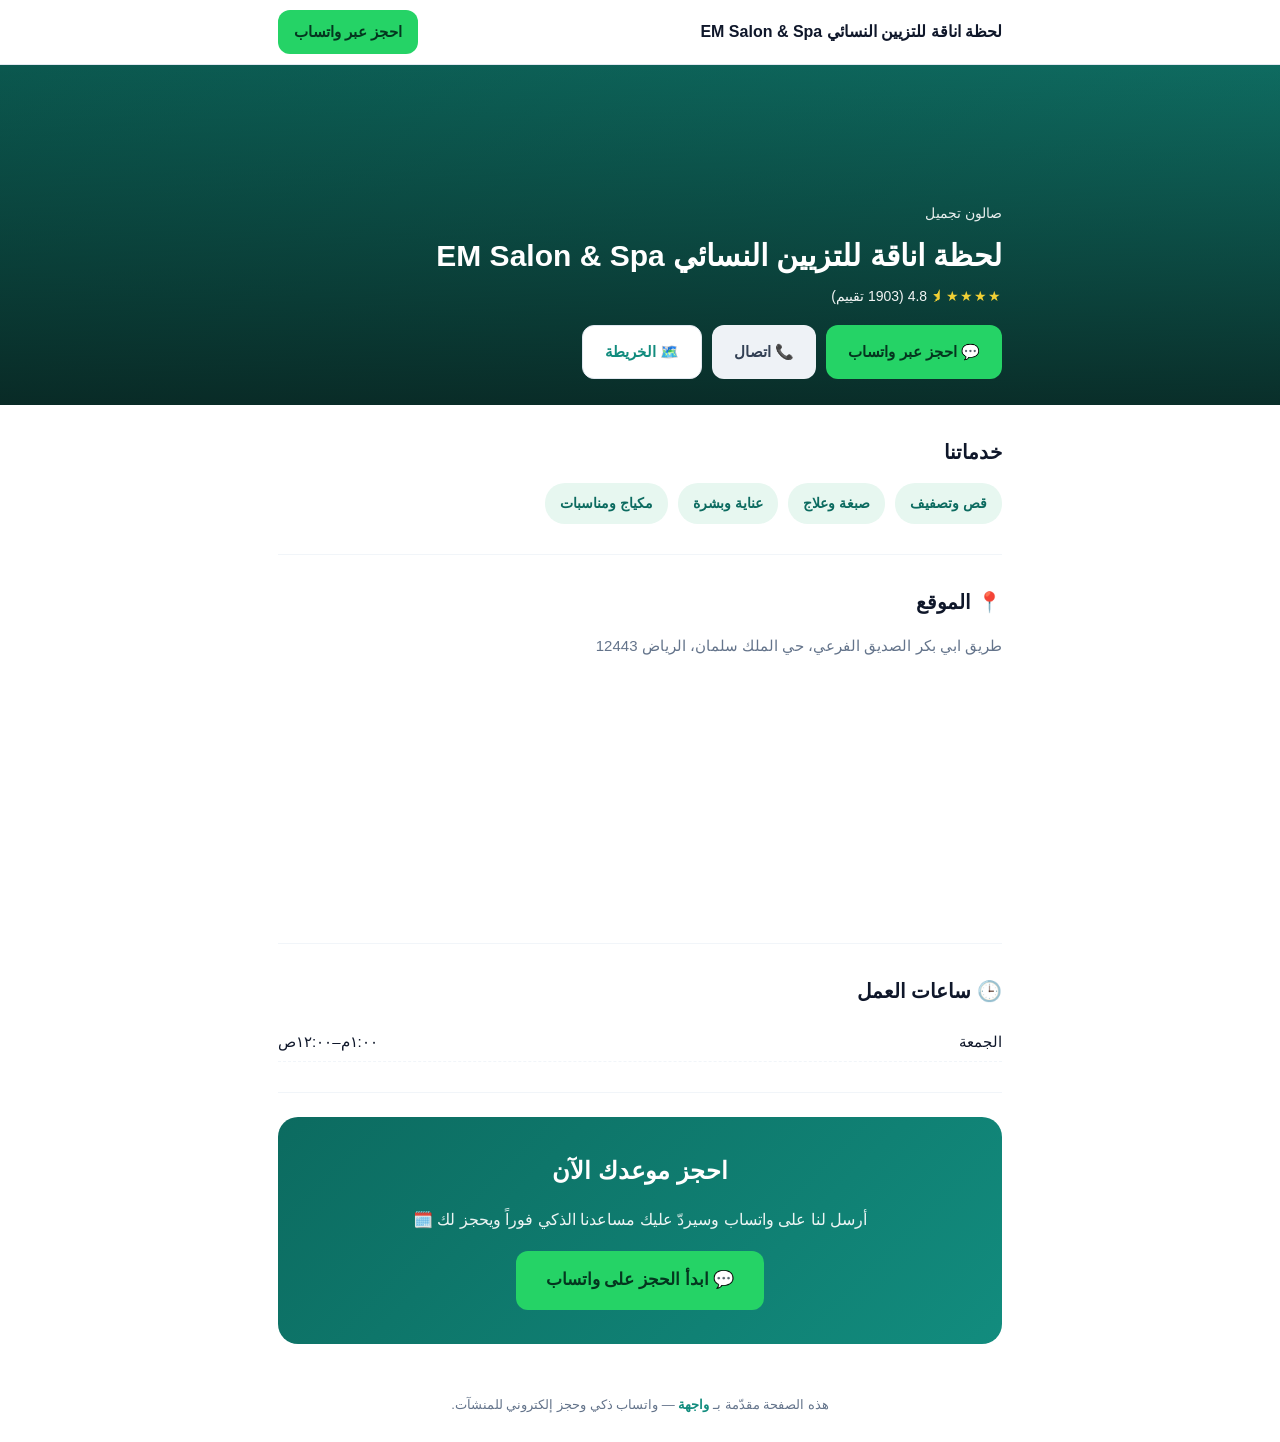
<file: landing/sites/g3641fc3d/index.html>
<!DOCTYPE html>
<html lang="ar" dir="rtl"><head><meta charset="UTF-8"><meta name="robots" content="noindex,nofollow">
<meta name="viewport" content="width=device-width, initial-scale=1.0">
<title>لحظة اناقة للتزيين النسائي EM Salon &amp; Spa — احجز موعدك عبر واتساب</title>
<style>
:root{--brand:#128C7E;--brand-d:#0c6b60;--green:#25D366;--ink:#0f172a;--muted:#64748b;--line:#e2e8f0;--bg2:#f1f5f9}
*{box-sizing:border-box;margin:0;padding:0;font-family:"Segoe UI",Tahoma,"Cairo",sans-serif}
body{color:var(--ink);background:#fff;line-height:1.7}
a{text-decoration:none;color:inherit}
.wrap{max-width:760px;margin:0 auto;padding:0 18px}
.btn{display:inline-flex;align-items:center;justify-content:center;gap:8px;font-weight:700;font-size:15px;
  padding:13px 22px;border-radius:12px;border:0;cursor:pointer;transition:.18s}
.btn.wa{background:var(--green);color:#04361f}.btn.wa:hover{background:#1fb858}
.btn.g{background:#eef2f6;color:#334155}.btn.o{background:#fff;color:var(--brand);border:1.5px solid var(--line)}
/* top bar */
.bar{position:sticky;top:0;z-index:20;background:rgba(255,255,255,.92);backdrop-filter:blur(8px);
  border-bottom:1px solid var(--line)}
.bar-in{max-width:760px;margin:0 auto;padding:10px 18px;display:flex;justify-content:space-between;align-items:center}
.bar .nm{font-weight:800;font-size:16px}
/* hero */
.hero{position:relative;min-height:340px;display:flex;align-items:flex-end;color:#fff;
  background:url('https://lh3.googleusercontent.com/gps-cs-s/APNQkAH2ggc2Zldxrcpz8Qq9xF61dcpdPjSMvZ177Gm6RKy8X5Tn6cRosmc-YePSLLyO6V1UZs7MB9Jl24TqnhlfbAVBNBRm_OWuoJdjNVtTA3TMsGz9Zs8QIdy4qFUo95_FnJLPCZWuCA=w1280-h500-p-k-no'),linear-gradient(135deg,#0c6b60,#128C7E);background-size:cover;background-position:center}
.hero::after{content:"";position:absolute;inset:0;background:linear-gradient(180deg,rgba(8,30,27,.25),rgba(8,30,27,.85))}
.hero .h-in{position:relative;z-index:2;padding:26px 18px;max-width:760px;margin:0 auto;width:100%}
.hero .cat{opacity:.9;font-size:14px}
.hero h1{font-size:30px;font-weight:850;margin:4px 0}
.hero .meta{font-size:14px;opacity:.95}.hero .meta .s{color:#fdd835;letter-spacing:1px}
.cta-row{display:flex;gap:10px;flex-wrap:wrap;margin-top:16px}
/* sections */
section{padding:30px 0;border-bottom:1px solid var(--bg2)}
h2{font-size:20px;margin-bottom:14px}
.chips{display:flex;gap:10px;flex-wrap:wrap}
.chip{background:#e7f7f0;color:var(--brand-d);font-weight:700;font-size:14px;padding:9px 15px;border-radius:20px}
.hours{list-style:none;font-size:15px}
.hours li{display:flex;justify-content:space-between;padding:7px 0;border-bottom:1px dashed var(--bg2)}
.map{width:100%;height:240px;border:0;border-radius:14px}
.info{display:flex;gap:8px;color:var(--muted);font-size:15px;margin-bottom:6px}
/* booking band */
.book{background:linear-gradient(135deg,var(--brand-d),var(--brand));color:#fff;border-radius:20px;
  padding:34px 22px;text-align:center;margin:24px 0}
.book h2{color:#fff;font-size:24px}.book p{opacity:.92;margin:8px 0 18px}
.book .btn.wa{font-size:17px;padding:15px 30px}
/* footer */
footer{padding:26px 18px;text-align:center;color:var(--muted);font-size:13px}
footer a{color:var(--brand);font-weight:700}
</style></head><body>

<div class="bar"><div class="bar-in"><span class="nm">لحظة اناقة للتزيين النسائي EM Salon &amp; Spa</span>
  <a class="btn wa" style="padding:9px 16px" href="https://wa.me/966500015183?text=%D8%A7%D9%84%D8%B3%D9%84%D8%A7%D9%85%20%D8%B9%D9%84%D9%8A%D9%83%D9%85%D8%8C%20%D8%A3%D8%B1%D8%BA%D8%A8%20%D8%A8%D8%AD%D8%AC%D8%B2%20%D9%85%D9%88%D8%B9%D8%AF%20%D9%81%D9%8A%20%D9%84%D8%AD%D8%B8%D8%A9%20%D8%A7%D9%86%D8%A7%D9%82%D8%A9%20%D9%84%D9%84%D8%AA%D8%B2%D9%8A%D9%8A%D9%86%20%D8%A7%D9%84%D9%86%D8%B3%D8%A7%D8%A6%D9%8A%20EM%20Salon%20%26%20Spa%20%F0%9F%97%93%EF%B8%8F" target="_blank">احجز عبر واتساب</a></div></div>

<div class="hero"><div class="h-in">
  <div class="cat">صالون تجميل</div>
  <h1>لحظة اناقة للتزيين النسائي EM Salon &amp; Spa</h1>
  <div class="meta"><span class="s">★★★★⯨</span> 4.8 (1903 تقييم)</div>
  <div class="cta-row">
    <a class="btn wa" href="https://wa.me/966500015183?text=%D8%A7%D9%84%D8%B3%D9%84%D8%A7%D9%85%20%D8%B9%D9%84%D9%8A%D9%83%D9%85%D8%8C%20%D8%A3%D8%B1%D8%BA%D8%A8%20%D8%A8%D8%AD%D8%AC%D8%B2%20%D9%85%D9%88%D8%B9%D8%AF%20%D9%81%D9%8A%20%D9%84%D8%AD%D8%B8%D8%A9%20%D8%A7%D9%86%D8%A7%D9%82%D8%A9%20%D9%84%D9%84%D8%AA%D8%B2%D9%8A%D9%8A%D9%86%20%D8%A7%D9%84%D9%86%D8%B3%D8%A7%D8%A6%D9%8A%20EM%20Salon%20%26%20Spa%20%F0%9F%97%93%EF%B8%8F" target="_blank">💬 احجز عبر واتساب</a>
    <a class="btn g" href="tel:+966500015183">📞 اتصال</a>
    <a class="btn o" target="_blank" href="https://www.google.com/maps/@24.7360318,46.7076063,17z">🗺️ الخريطة</a>
  </div>
</div></div>

<div class="wrap">
  <section><h2>خدماتنا</h2><div class="chips"><span class="chip">قص وتصفيف</span><span class="chip">صبغة وعلاج</span><span class="chip">عناية وبشرة</span><span class="chip">مكياج ومناسبات</span></div></section>

  <section><h2>📍 الموقع</h2>
    <div class="info">طريق ابي بكر الصديق الفرعي، حي الملك سلمان، الرياض 12443</div>
    <iframe class="map" loading="lazy" src="https://maps.google.com/maps?q=24.7360318,46.7076063&z=16&output=embed"></iframe>
  </section>

  <section><h2>🕒 ساعات العمل</h2><ul class="hours"><li><span>الجمعة</span><span>١:٠٠م–١٢:٠٠ص</span></li></ul></section>

  <div class="book">
    <h2>احجز موعدك الآن</h2>
    <p>أرسل لنا على واتساب وسيردّ عليك مساعدنا الذكي فوراً ويحجز لك 🗓️</p>
    <a class="btn wa" href="https://wa.me/966500015183?text=%D8%A7%D9%84%D8%B3%D9%84%D8%A7%D9%85%20%D8%B9%D9%84%D9%8A%D9%83%D9%85%D8%8C%20%D8%A3%D8%B1%D8%BA%D8%A8%20%D8%A8%D8%AD%D8%AC%D8%B2%20%D9%85%D9%88%D8%B9%D8%AF%20%D9%81%D9%8A%20%D9%84%D8%AD%D8%B8%D8%A9%20%D8%A7%D9%86%D8%A7%D9%82%D8%A9%20%D9%84%D9%84%D8%AA%D8%B2%D9%8A%D9%8A%D9%86%20%D8%A7%D9%84%D9%86%D8%B3%D8%A7%D8%A6%D9%8A%20EM%20Salon%20%26%20Spa%20%F0%9F%97%93%EF%B8%8F" target="_blank">💬 ابدأ الحجز على واتساب</a>
  </div>
</div>

<footer>هذه الصفحة مقدّمة بـ <a href="#">واجهة</a> — واتساب ذكي وحجز إلكتروني للمنشآت.</footer>
</body></html>
</file>
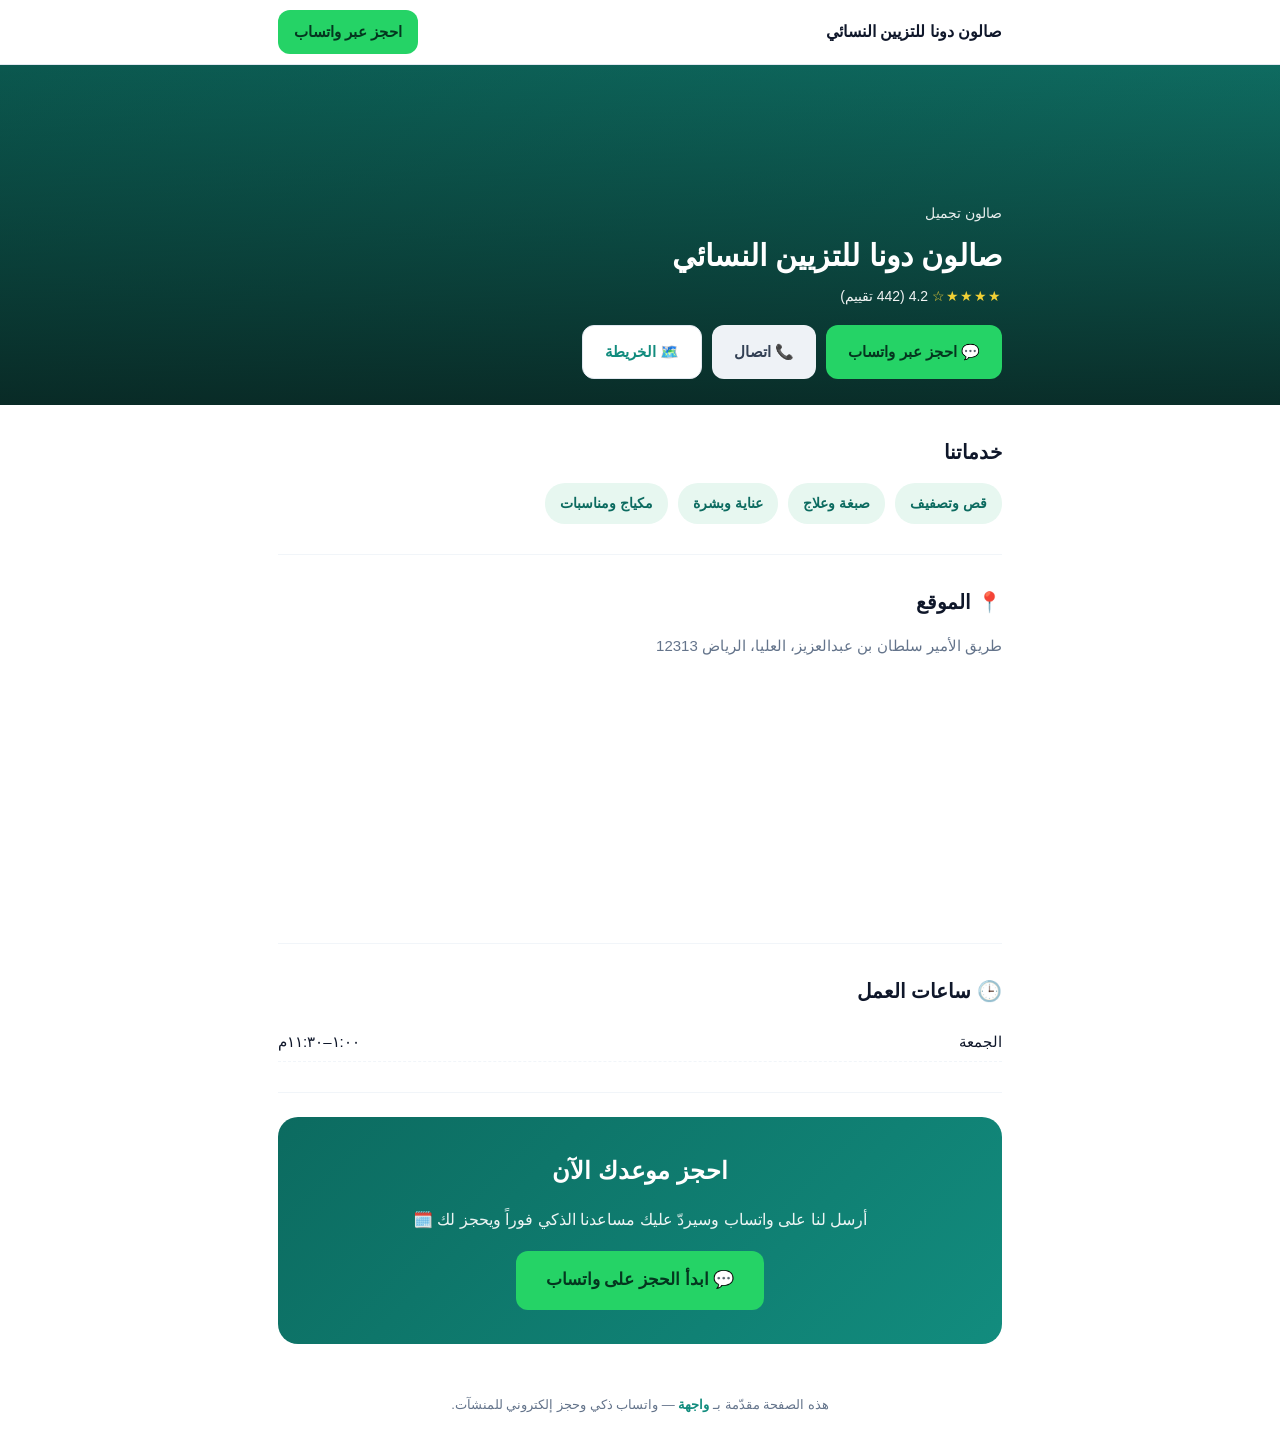
<file: landing/sites/g5dbca753/index.html>
<!DOCTYPE html>
<html lang="ar" dir="rtl"><head><meta charset="UTF-8"><meta name="robots" content="noindex,nofollow">
<meta name="viewport" content="width=device-width, initial-scale=1.0">
<title>صالون دونا للتزيين النسائي — احجز موعدك عبر واتساب</title>
<style>
:root{--brand:#128C7E;--brand-d:#0c6b60;--green:#25D366;--ink:#0f172a;--muted:#64748b;--line:#e2e8f0;--bg2:#f1f5f9}
*{box-sizing:border-box;margin:0;padding:0;font-family:"Segoe UI",Tahoma,"Cairo",sans-serif}
body{color:var(--ink);background:#fff;line-height:1.7}
a{text-decoration:none;color:inherit}
.wrap{max-width:760px;margin:0 auto;padding:0 18px}
.btn{display:inline-flex;align-items:center;justify-content:center;gap:8px;font-weight:700;font-size:15px;
  padding:13px 22px;border-radius:12px;border:0;cursor:pointer;transition:.18s}
.btn.wa{background:var(--green);color:#04361f}.btn.wa:hover{background:#1fb858}
.btn.g{background:#eef2f6;color:#334155}.btn.o{background:#fff;color:var(--brand);border:1.5px solid var(--line)}
/* top bar */
.bar{position:sticky;top:0;z-index:20;background:rgba(255,255,255,.92);backdrop-filter:blur(8px);
  border-bottom:1px solid var(--line)}
.bar-in{max-width:760px;margin:0 auto;padding:10px 18px;display:flex;justify-content:space-between;align-items:center}
.bar .nm{font-weight:800;font-size:16px}
/* hero */
.hero{position:relative;min-height:340px;display:flex;align-items:flex-end;color:#fff;
  background:url('https://lh3.googleusercontent.com/gps-cs-s/APNQkAHbb1vdTn1WRTVpzydTTgl65WNP73MkjL_gzeQtzw_uIcyvRl3ippoxHXU4dTKYoGOy2IUbsIUu4gLloo-tKVXXp_7rcHAyVTUeCwqfdvmse1RecizTQQyni1R5cBkuJE4kd2Zv9g=w1280-h500-p-k-no'),linear-gradient(135deg,#0c6b60,#128C7E);background-size:cover;background-position:center}
.hero::after{content:"";position:absolute;inset:0;background:linear-gradient(180deg,rgba(8,30,27,.25),rgba(8,30,27,.85))}
.hero .h-in{position:relative;z-index:2;padding:26px 18px;max-width:760px;margin:0 auto;width:100%}
.hero .cat{opacity:.9;font-size:14px}
.hero h1{font-size:30px;font-weight:850;margin:4px 0}
.hero .meta{font-size:14px;opacity:.95}.hero .meta .s{color:#fdd835;letter-spacing:1px}
.cta-row{display:flex;gap:10px;flex-wrap:wrap;margin-top:16px}
/* sections */
section{padding:30px 0;border-bottom:1px solid var(--bg2)}
h2{font-size:20px;margin-bottom:14px}
.chips{display:flex;gap:10px;flex-wrap:wrap}
.chip{background:#e7f7f0;color:var(--brand-d);font-weight:700;font-size:14px;padding:9px 15px;border-radius:20px}
.hours{list-style:none;font-size:15px}
.hours li{display:flex;justify-content:space-between;padding:7px 0;border-bottom:1px dashed var(--bg2)}
.map{width:100%;height:240px;border:0;border-radius:14px}
.info{display:flex;gap:8px;color:var(--muted);font-size:15px;margin-bottom:6px}
/* booking band */
.book{background:linear-gradient(135deg,var(--brand-d),var(--brand));color:#fff;border-radius:20px;
  padding:34px 22px;text-align:center;margin:24px 0}
.book h2{color:#fff;font-size:24px}.book p{opacity:.92;margin:8px 0 18px}
.book .btn.wa{font-size:17px;padding:15px 30px}
/* footer */
footer{padding:26px 18px;text-align:center;color:var(--muted);font-size:13px}
footer a{color:var(--brand);font-weight:700}
</style></head><body>

<div class="bar"><div class="bar-in"><span class="nm">صالون دونا للتزيين النسائي</span>
  <a class="btn wa" style="padding:9px 16px" href="https://wa.me/966563438827?text=%D8%A7%D9%84%D8%B3%D9%84%D8%A7%D9%85%20%D8%B9%D9%84%D9%8A%D9%83%D9%85%D8%8C%20%D8%A3%D8%B1%D8%BA%D8%A8%20%D8%A8%D8%AD%D8%AC%D8%B2%20%D9%85%D9%88%D8%B9%D8%AF%20%D9%81%D9%8A%20%D8%B5%D8%A7%D9%84%D9%88%D9%86%20%D8%AF%D9%88%D9%86%D8%A7%20%D9%84%D9%84%D8%AA%D8%B2%D9%8A%D9%8A%D9%86%20%D8%A7%D9%84%D9%86%D8%B3%D8%A7%D8%A6%D9%8A%20%F0%9F%97%93%EF%B8%8F" target="_blank">احجز عبر واتساب</a></div></div>

<div class="hero"><div class="h-in">
  <div class="cat">صالون تجميل</div>
  <h1>صالون دونا للتزيين النسائي</h1>
  <div class="meta"><span class="s">★★★★☆</span> 4.2 (442 تقييم)</div>
  <div class="cta-row">
    <a class="btn wa" href="https://wa.me/966563438827?text=%D8%A7%D9%84%D8%B3%D9%84%D8%A7%D9%85%20%D8%B9%D9%84%D9%8A%D9%83%D9%85%D8%8C%20%D8%A3%D8%B1%D8%BA%D8%A8%20%D8%A8%D8%AD%D8%AC%D8%B2%20%D9%85%D9%88%D8%B9%D8%AF%20%D9%81%D9%8A%20%D8%B5%D8%A7%D9%84%D9%88%D9%86%20%D8%AF%D9%88%D9%86%D8%A7%20%D9%84%D9%84%D8%AA%D8%B2%D9%8A%D9%8A%D9%86%20%D8%A7%D9%84%D9%86%D8%B3%D8%A7%D8%A6%D9%8A%20%F0%9F%97%93%EF%B8%8F" target="_blank">💬 احجز عبر واتساب</a>
    <a class="btn g" href="tel:+966563438827">📞 اتصال</a>
    <a class="btn o" target="_blank" href="https://www.google.com/maps/@24.6851578,46.6759351,17z">🗺️ الخريطة</a>
  </div>
</div></div>

<div class="wrap">
  <section><h2>خدماتنا</h2><div class="chips"><span class="chip">قص وتصفيف</span><span class="chip">صبغة وعلاج</span><span class="chip">عناية وبشرة</span><span class="chip">مكياج ومناسبات</span></div></section>

  <section><h2>📍 الموقع</h2>
    <div class="info">طريق الأمير سلطان بن عبدالعزيز، العليا، الرياض 12313</div>
    <iframe class="map" loading="lazy" src="https://maps.google.com/maps?q=24.6851578,46.6759351&z=16&output=embed"></iframe>
  </section>

  <section><h2>🕒 ساعات العمل</h2><ul class="hours"><li><span>الجمعة</span><span>١:٠٠–١١:٣٠م</span></li></ul></section>

  <div class="book">
    <h2>احجز موعدك الآن</h2>
    <p>أرسل لنا على واتساب وسيردّ عليك مساعدنا الذكي فوراً ويحجز لك 🗓️</p>
    <a class="btn wa" href="https://wa.me/966563438827?text=%D8%A7%D9%84%D8%B3%D9%84%D8%A7%D9%85%20%D8%B9%D9%84%D9%8A%D9%83%D9%85%D8%8C%20%D8%A3%D8%B1%D8%BA%D8%A8%20%D8%A8%D8%AD%D8%AC%D8%B2%20%D9%85%D9%88%D8%B9%D8%AF%20%D9%81%D9%8A%20%D8%B5%D8%A7%D9%84%D9%88%D9%86%20%D8%AF%D9%88%D9%86%D8%A7%20%D9%84%D9%84%D8%AA%D8%B2%D9%8A%D9%8A%D9%86%20%D8%A7%D9%84%D9%86%D8%B3%D8%A7%D8%A6%D9%8A%20%F0%9F%97%93%EF%B8%8F" target="_blank">💬 ابدأ الحجز على واتساب</a>
  </div>
</div>

<footer>هذه الصفحة مقدّمة بـ <a href="#">واجهة</a> — واتساب ذكي وحجز إلكتروني للمنشآت.</footer>
</body></html>
</file>
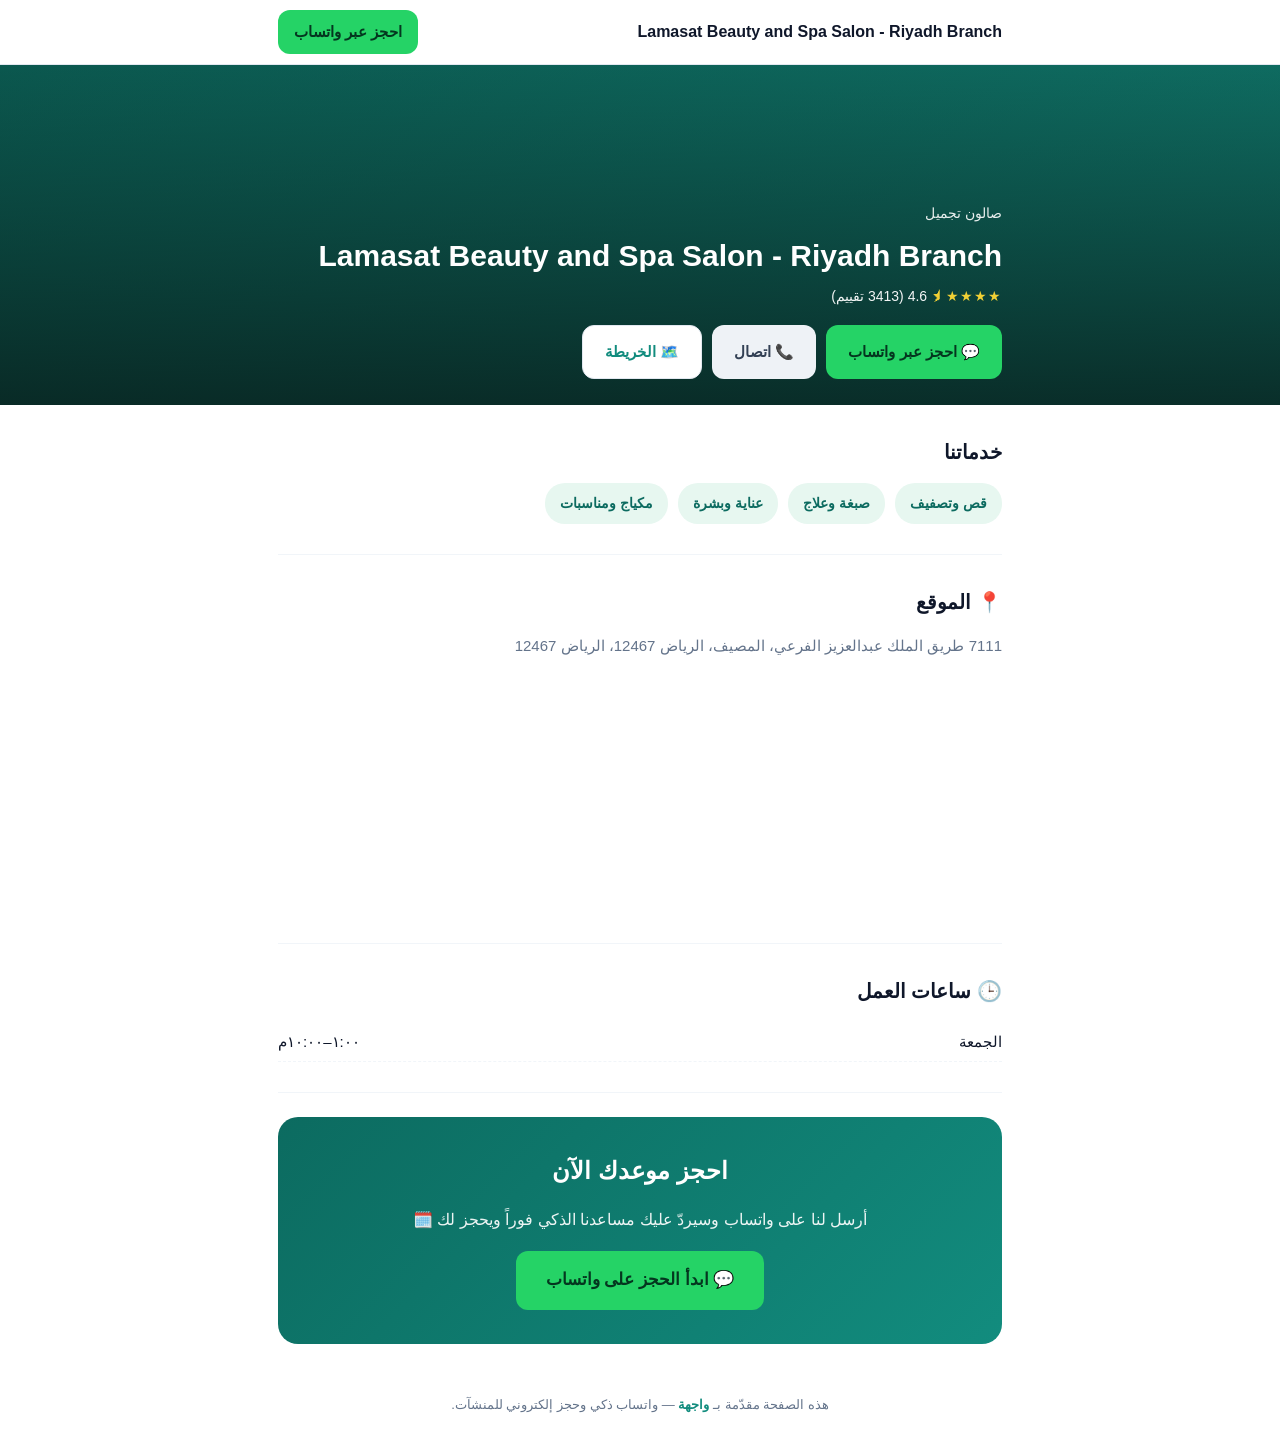
<file: landing/sites/g86d5a97d/index.html>
<!DOCTYPE html>
<html lang="ar" dir="rtl"><head><meta charset="UTF-8"><meta name="robots" content="noindex,nofollow">
<meta name="viewport" content="width=device-width, initial-scale=1.0">
<title>Lamasat Beauty and Spa Salon - Riyadh Branch — احجز موعدك عبر واتساب</title>
<style>
:root{--brand:#128C7E;--brand-d:#0c6b60;--green:#25D366;--ink:#0f172a;--muted:#64748b;--line:#e2e8f0;--bg2:#f1f5f9}
*{box-sizing:border-box;margin:0;padding:0;font-family:"Segoe UI",Tahoma,"Cairo",sans-serif}
body{color:var(--ink);background:#fff;line-height:1.7}
a{text-decoration:none;color:inherit}
.wrap{max-width:760px;margin:0 auto;padding:0 18px}
.btn{display:inline-flex;align-items:center;justify-content:center;gap:8px;font-weight:700;font-size:15px;
  padding:13px 22px;border-radius:12px;border:0;cursor:pointer;transition:.18s}
.btn.wa{background:var(--green);color:#04361f}.btn.wa:hover{background:#1fb858}
.btn.g{background:#eef2f6;color:#334155}.btn.o{background:#fff;color:var(--brand);border:1.5px solid var(--line)}
/* top bar */
.bar{position:sticky;top:0;z-index:20;background:rgba(255,255,255,.92);backdrop-filter:blur(8px);
  border-bottom:1px solid var(--line)}
.bar-in{max-width:760px;margin:0 auto;padding:10px 18px;display:flex;justify-content:space-between;align-items:center}
.bar .nm{font-weight:800;font-size:16px}
/* hero */
.hero{position:relative;min-height:340px;display:flex;align-items:flex-end;color:#fff;
  background:url('https://lh3.googleusercontent.com/gps-cs-s/APNQkAHdrJVzLfWjrs5K4WIj3QgKPIpU2n1gUjAPmDj-gDGO2_gQPmY7AZlNcjMU1JmPQY5C-l_hnkESH8T8SXGej21JJDtOrEsHGPw1DLQyqHHc_31nOuXoC8pijZsCuJSkTrDsND8=w1280-h500-p-k-no'),linear-gradient(135deg,#0c6b60,#128C7E);background-size:cover;background-position:center}
.hero::after{content:"";position:absolute;inset:0;background:linear-gradient(180deg,rgba(8,30,27,.25),rgba(8,30,27,.85))}
.hero .h-in{position:relative;z-index:2;padding:26px 18px;max-width:760px;margin:0 auto;width:100%}
.hero .cat{opacity:.9;font-size:14px}
.hero h1{font-size:30px;font-weight:850;margin:4px 0}
.hero .meta{font-size:14px;opacity:.95}.hero .meta .s{color:#fdd835;letter-spacing:1px}
.cta-row{display:flex;gap:10px;flex-wrap:wrap;margin-top:16px}
/* sections */
section{padding:30px 0;border-bottom:1px solid var(--bg2)}
h2{font-size:20px;margin-bottom:14px}
.chips{display:flex;gap:10px;flex-wrap:wrap}
.chip{background:#e7f7f0;color:var(--brand-d);font-weight:700;font-size:14px;padding:9px 15px;border-radius:20px}
.hours{list-style:none;font-size:15px}
.hours li{display:flex;justify-content:space-between;padding:7px 0;border-bottom:1px dashed var(--bg2)}
.map{width:100%;height:240px;border:0;border-radius:14px}
.info{display:flex;gap:8px;color:var(--muted);font-size:15px;margin-bottom:6px}
/* booking band */
.book{background:linear-gradient(135deg,var(--brand-d),var(--brand));color:#fff;border-radius:20px;
  padding:34px 22px;text-align:center;margin:24px 0}
.book h2{color:#fff;font-size:24px}.book p{opacity:.92;margin:8px 0 18px}
.book .btn.wa{font-size:17px;padding:15px 30px}
/* footer */
footer{padding:26px 18px;text-align:center;color:var(--muted);font-size:13px}
footer a{color:var(--brand);font-weight:700}
</style></head><body>

<div class="bar"><div class="bar-in"><span class="nm">Lamasat Beauty and Spa Salon - Riyadh Branch</span>
  <a class="btn wa" style="padding:9px 16px" href="tel:+966920034511" target="_blank">احجز عبر واتساب</a></div></div>

<div class="hero"><div class="h-in">
  <div class="cat">صالون تجميل</div>
  <h1>Lamasat Beauty and Spa Salon - Riyadh Branch</h1>
  <div class="meta"><span class="s">★★★★⯨</span> 4.6 (3413 تقييم)</div>
  <div class="cta-row">
    <a class="btn wa" href="tel:+966920034511" target="_blank">💬 احجز عبر واتساب</a>
    <a class="btn g" href="tel:+966920034511">📞 اتصال</a>
    <a class="btn o" target="_blank" href="https://www.google.com/maps/@24.7635625,46.6721118,17z">🗺️ الخريطة</a>
  </div>
</div></div>

<div class="wrap">
  <section><h2>خدماتنا</h2><div class="chips"><span class="chip">قص وتصفيف</span><span class="chip">صبغة وعلاج</span><span class="chip">عناية وبشرة</span><span class="chip">مكياج ومناسبات</span></div></section>

  <section><h2>📍 الموقع</h2>
    <div class="info">7111 طريق الملك عبدالعزيز الفرعي، المصيف، الرياض 12467، الرياض 12467</div>
    <iframe class="map" loading="lazy" src="https://maps.google.com/maps?q=24.7635625,46.6721118&z=16&output=embed"></iframe>
  </section>

  <section><h2>🕒 ساعات العمل</h2><ul class="hours"><li><span>الجمعة</span><span>١:٠٠–١٠:٠٠م</span></li></ul></section>

  <div class="book">
    <h2>احجز موعدك الآن</h2>
    <p>أرسل لنا على واتساب وسيردّ عليك مساعدنا الذكي فوراً ويحجز لك 🗓️</p>
    <a class="btn wa" href="tel:+966920034511" target="_blank">💬 ابدأ الحجز على واتساب</a>
  </div>
</div>

<footer>هذه الصفحة مقدّمة بـ <a href="#">واجهة</a> — واتساب ذكي وحجز إلكتروني للمنشآت.</footer>
</body></html>
</file>
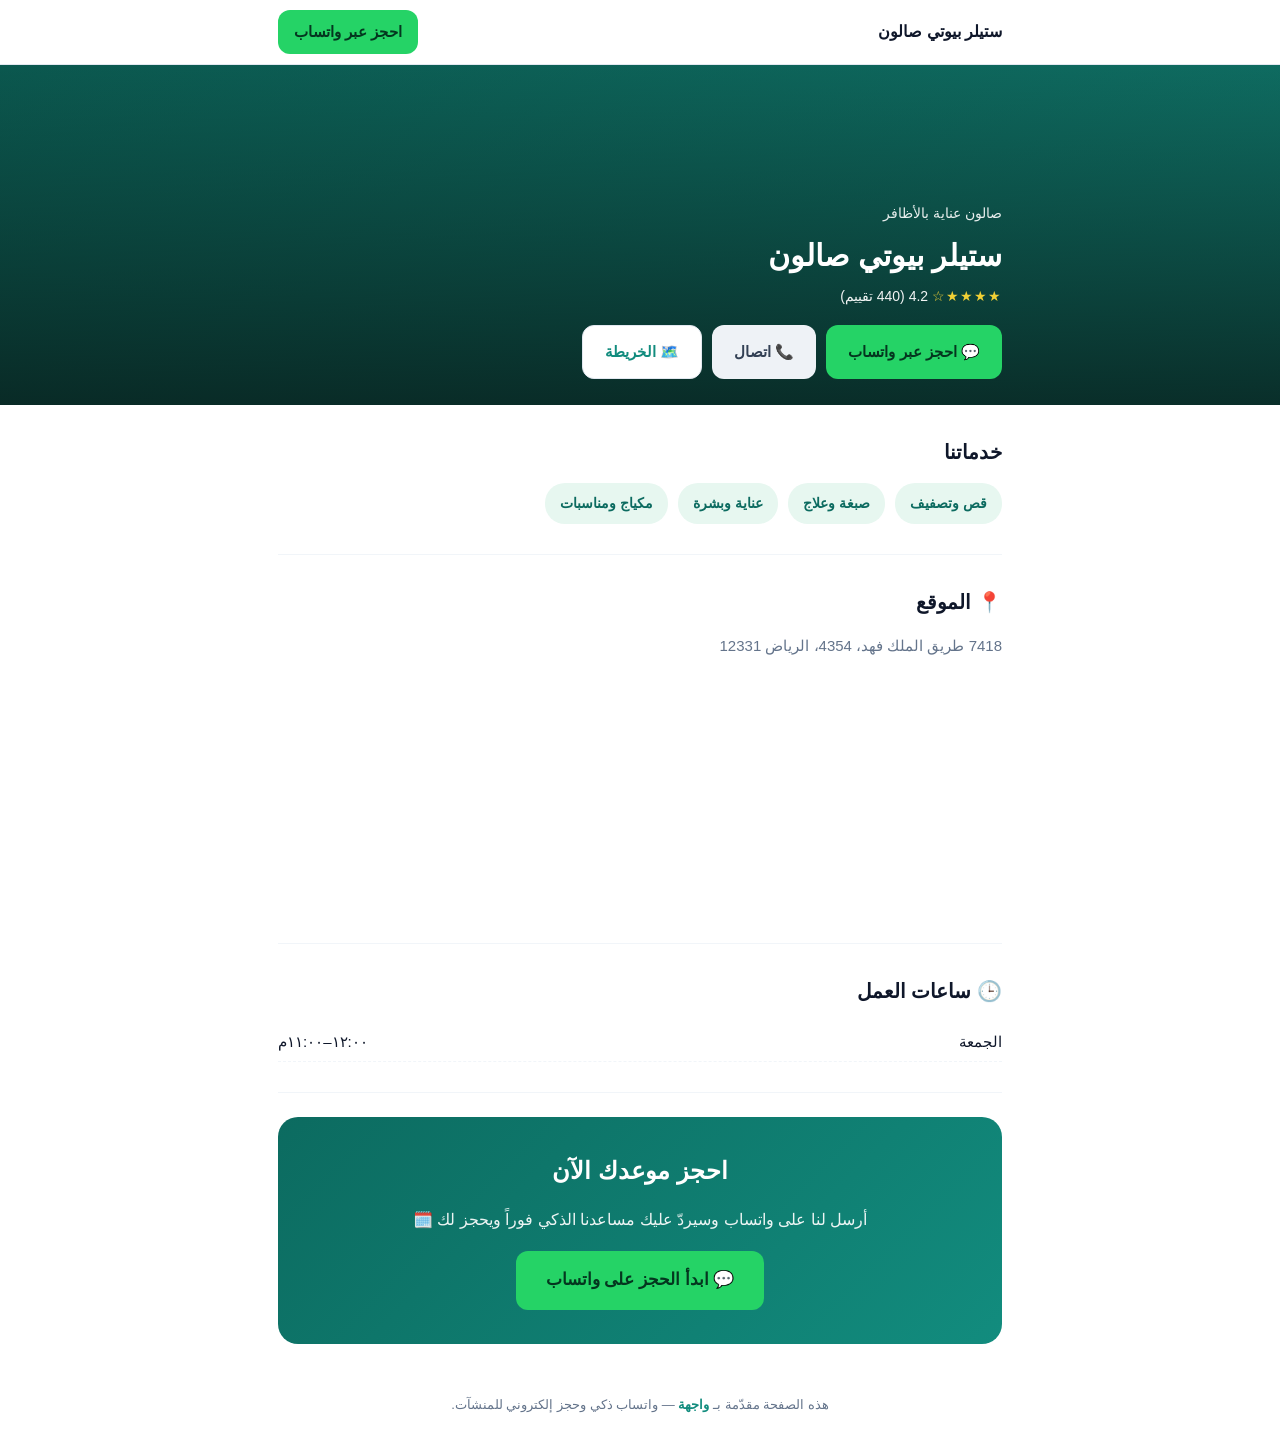
<file: landing/sites/g8a261c5e/index.html>
<!DOCTYPE html>
<html lang="ar" dir="rtl"><head><meta charset="UTF-8"><meta name="robots" content="noindex,nofollow">
<meta name="viewport" content="width=device-width, initial-scale=1.0">
<title>ستيلر بيوتي صالون — احجز موعدك عبر واتساب</title>
<style>
:root{--brand:#128C7E;--brand-d:#0c6b60;--green:#25D366;--ink:#0f172a;--muted:#64748b;--line:#e2e8f0;--bg2:#f1f5f9}
*{box-sizing:border-box;margin:0;padding:0;font-family:"Segoe UI",Tahoma,"Cairo",sans-serif}
body{color:var(--ink);background:#fff;line-height:1.7}
a{text-decoration:none;color:inherit}
.wrap{max-width:760px;margin:0 auto;padding:0 18px}
.btn{display:inline-flex;align-items:center;justify-content:center;gap:8px;font-weight:700;font-size:15px;
  padding:13px 22px;border-radius:12px;border:0;cursor:pointer;transition:.18s}
.btn.wa{background:var(--green);color:#04361f}.btn.wa:hover{background:#1fb858}
.btn.g{background:#eef2f6;color:#334155}.btn.o{background:#fff;color:var(--brand);border:1.5px solid var(--line)}
/* top bar */
.bar{position:sticky;top:0;z-index:20;background:rgba(255,255,255,.92);backdrop-filter:blur(8px);
  border-bottom:1px solid var(--line)}
.bar-in{max-width:760px;margin:0 auto;padding:10px 18px;display:flex;justify-content:space-between;align-items:center}
.bar .nm{font-weight:800;font-size:16px}
/* hero */
.hero{position:relative;min-height:340px;display:flex;align-items:flex-end;color:#fff;
  background:url('https://lh3.googleusercontent.com/gps-cs-s/APNQkAHtuqGJkFZi2MUMlKHJvJ25JJKVDi5uoVRHb9m7ZFoMo34_m8kFhk6zN4xx4x6sIrnIX6fS6IxDcfJen95-fDw0ph_CUiuWyJqiq-adCyJ0qhD0ZWbAdNdeEJM1YdKOLE3WP2OyvQ=w1280-h500-p-k-no'),linear-gradient(135deg,#0c6b60,#128C7E);background-size:cover;background-position:center}
.hero::after{content:"";position:absolute;inset:0;background:linear-gradient(180deg,rgba(8,30,27,.25),rgba(8,30,27,.85))}
.hero .h-in{position:relative;z-index:2;padding:26px 18px;max-width:760px;margin:0 auto;width:100%}
.hero .cat{opacity:.9;font-size:14px}
.hero h1{font-size:30px;font-weight:850;margin:4px 0}
.hero .meta{font-size:14px;opacity:.95}.hero .meta .s{color:#fdd835;letter-spacing:1px}
.cta-row{display:flex;gap:10px;flex-wrap:wrap;margin-top:16px}
/* sections */
section{padding:30px 0;border-bottom:1px solid var(--bg2)}
h2{font-size:20px;margin-bottom:14px}
.chips{display:flex;gap:10px;flex-wrap:wrap}
.chip{background:#e7f7f0;color:var(--brand-d);font-weight:700;font-size:14px;padding:9px 15px;border-radius:20px}
.hours{list-style:none;font-size:15px}
.hours li{display:flex;justify-content:space-between;padding:7px 0;border-bottom:1px dashed var(--bg2)}
.map{width:100%;height:240px;border:0;border-radius:14px}
.info{display:flex;gap:8px;color:var(--muted);font-size:15px;margin-bottom:6px}
/* booking band */
.book{background:linear-gradient(135deg,var(--brand-d),var(--brand));color:#fff;border-radius:20px;
  padding:34px 22px;text-align:center;margin:24px 0}
.book h2{color:#fff;font-size:24px}.book p{opacity:.92;margin:8px 0 18px}
.book .btn.wa{font-size:17px;padding:15px 30px}
/* footer */
footer{padding:26px 18px;text-align:center;color:var(--muted);font-size:13px}
footer a{color:var(--brand);font-weight:700}
</style></head><body>

<div class="bar"><div class="bar-in"><span class="nm">ستيلر بيوتي صالون</span>
  <a class="btn wa" style="padding:9px 16px" href="https://wa.me/966556757718?text=%D8%A7%D9%84%D8%B3%D9%84%D8%A7%D9%85%20%D8%B9%D9%84%D9%8A%D9%83%D9%85%D8%8C%20%D8%A3%D8%B1%D8%BA%D8%A8%20%D8%A8%D8%AD%D8%AC%D8%B2%20%D9%85%D9%88%D8%B9%D8%AF%20%D9%81%D9%8A%20%D8%B3%D8%AA%D9%8A%D9%84%D8%B1%20%D8%A8%D9%8A%D9%88%D8%AA%D9%8A%20%D8%B5%D8%A7%D9%84%D9%88%D9%86%20%F0%9F%97%93%EF%B8%8F" target="_blank">احجز عبر واتساب</a></div></div>

<div class="hero"><div class="h-in">
  <div class="cat">صالون عناية بالأظافر</div>
  <h1>ستيلر بيوتي صالون</h1>
  <div class="meta"><span class="s">★★★★☆</span> 4.2 (440 تقييم)</div>
  <div class="cta-row">
    <a class="btn wa" href="https://wa.me/966556757718?text=%D8%A7%D9%84%D8%B3%D9%84%D8%A7%D9%85%20%D8%B9%D9%84%D9%8A%D9%83%D9%85%D8%8C%20%D8%A3%D8%B1%D8%BA%D8%A8%20%D8%A8%D8%AD%D8%AC%D8%B2%20%D9%85%D9%88%D8%B9%D8%AF%20%D9%81%D9%8A%20%D8%B3%D8%AA%D9%8A%D9%84%D8%B1%20%D8%A8%D9%8A%D9%88%D8%AA%D9%8A%20%D8%B5%D8%A7%D9%84%D9%88%D9%86%20%F0%9F%97%93%EF%B8%8F" target="_blank">💬 احجز عبر واتساب</a>
    <a class="btn g" href="tel:+966556757718">📞 اتصال</a>
    <a class="btn o" target="_blank" href="https://www.google.com/maps/@24.7011983,46.6770194,17z">🗺️ الخريطة</a>
  </div>
</div></div>

<div class="wrap">
  <section><h2>خدماتنا</h2><div class="chips"><span class="chip">قص وتصفيف</span><span class="chip">صبغة وعلاج</span><span class="chip">عناية وبشرة</span><span class="chip">مكياج ومناسبات</span></div></section>

  <section><h2>📍 الموقع</h2>
    <div class="info">7418 طريق الملك فهد، 4354، الرياض 12331</div>
    <iframe class="map" loading="lazy" src="https://maps.google.com/maps?q=24.7011983,46.6770194&z=16&output=embed"></iframe>
  </section>

  <section><h2>🕒 ساعات العمل</h2><ul class="hours"><li><span>الجمعة</span><span>١٢:٠٠–١١:٠٠م</span></li></ul></section>

  <div class="book">
    <h2>احجز موعدك الآن</h2>
    <p>أرسل لنا على واتساب وسيردّ عليك مساعدنا الذكي فوراً ويحجز لك 🗓️</p>
    <a class="btn wa" href="https://wa.me/966556757718?text=%D8%A7%D9%84%D8%B3%D9%84%D8%A7%D9%85%20%D8%B9%D9%84%D9%8A%D9%83%D9%85%D8%8C%20%D8%A3%D8%B1%D8%BA%D8%A8%20%D8%A8%D8%AD%D8%AC%D8%B2%20%D9%85%D9%88%D8%B9%D8%AF%20%D9%81%D9%8A%20%D8%B3%D8%AA%D9%8A%D9%84%D8%B1%20%D8%A8%D9%8A%D9%88%D8%AA%D9%8A%20%D8%B5%D8%A7%D9%84%D9%88%D9%86%20%F0%9F%97%93%EF%B8%8F" target="_blank">💬 ابدأ الحجز على واتساب</a>
  </div>
</div>

<footer>هذه الصفحة مقدّمة بـ <a href="#">واجهة</a> — واتساب ذكي وحجز إلكتروني للمنشآت.</footer>
</body></html>
</file>
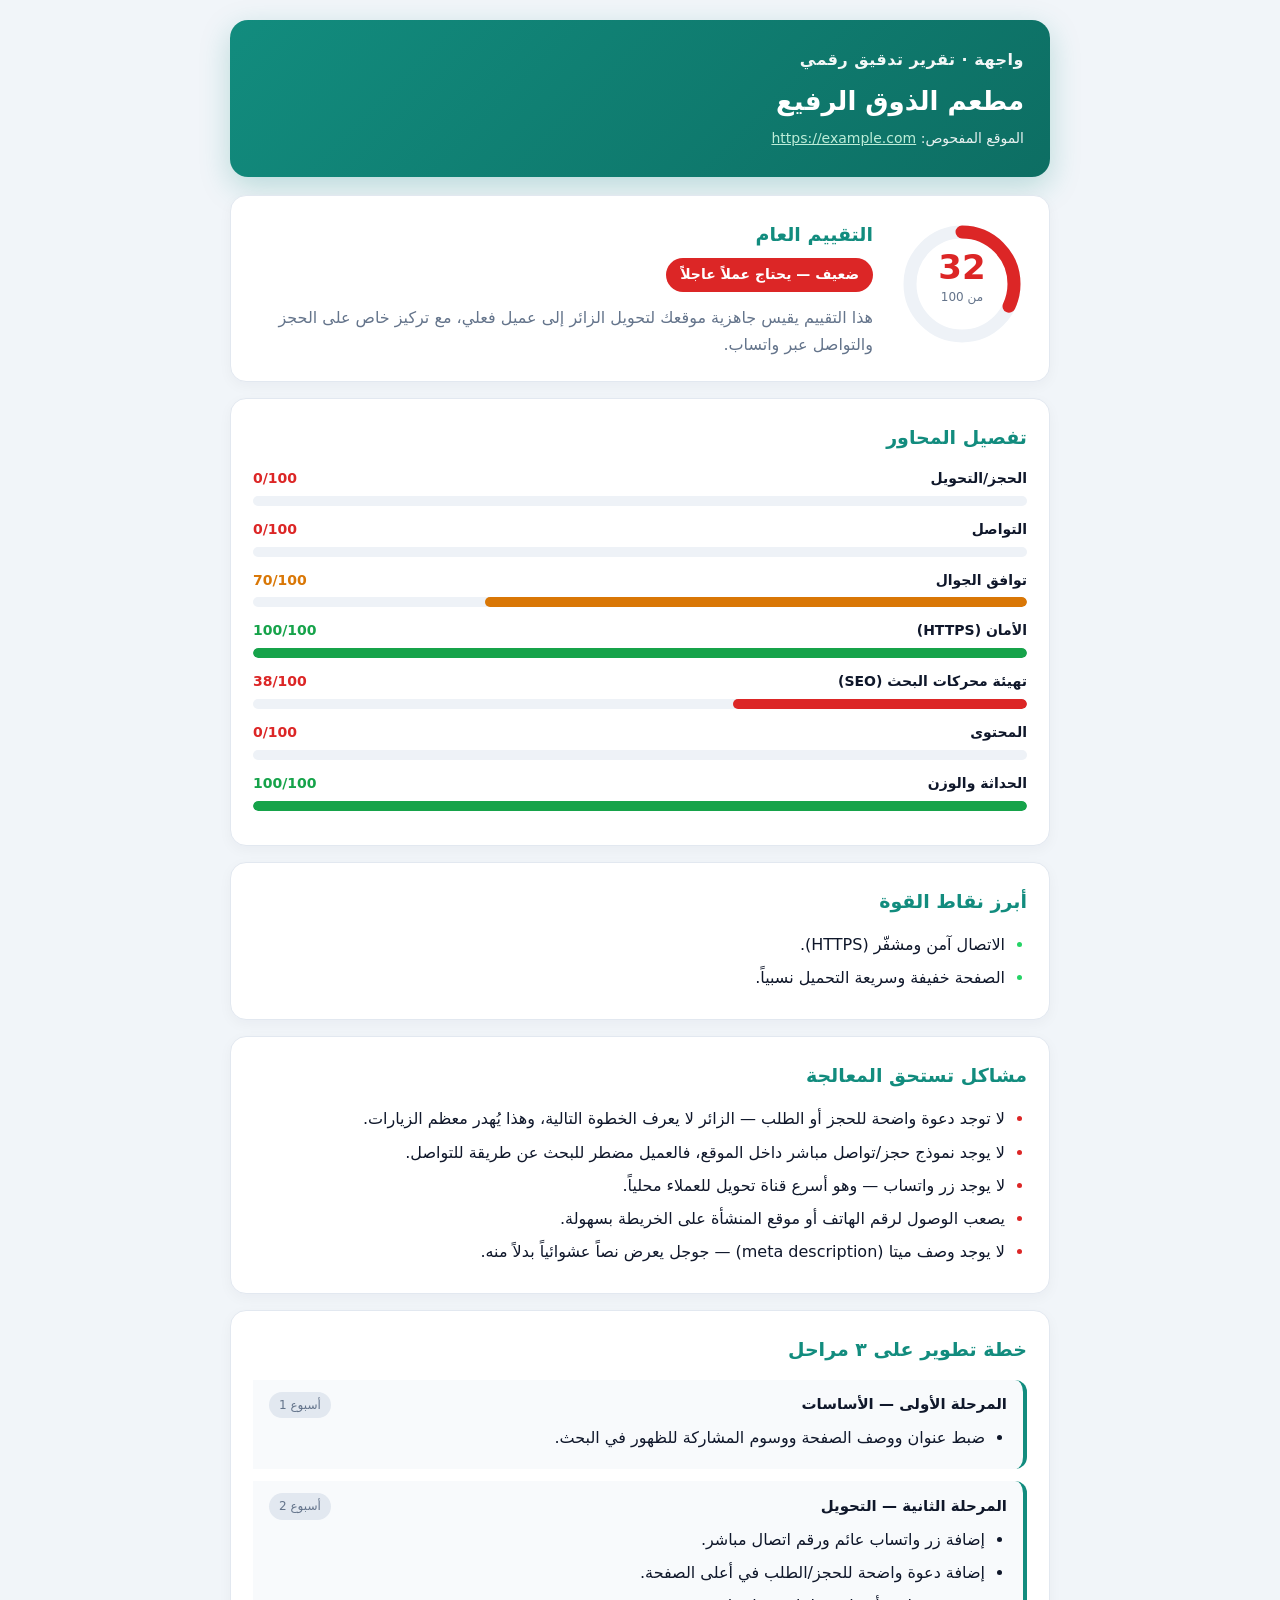
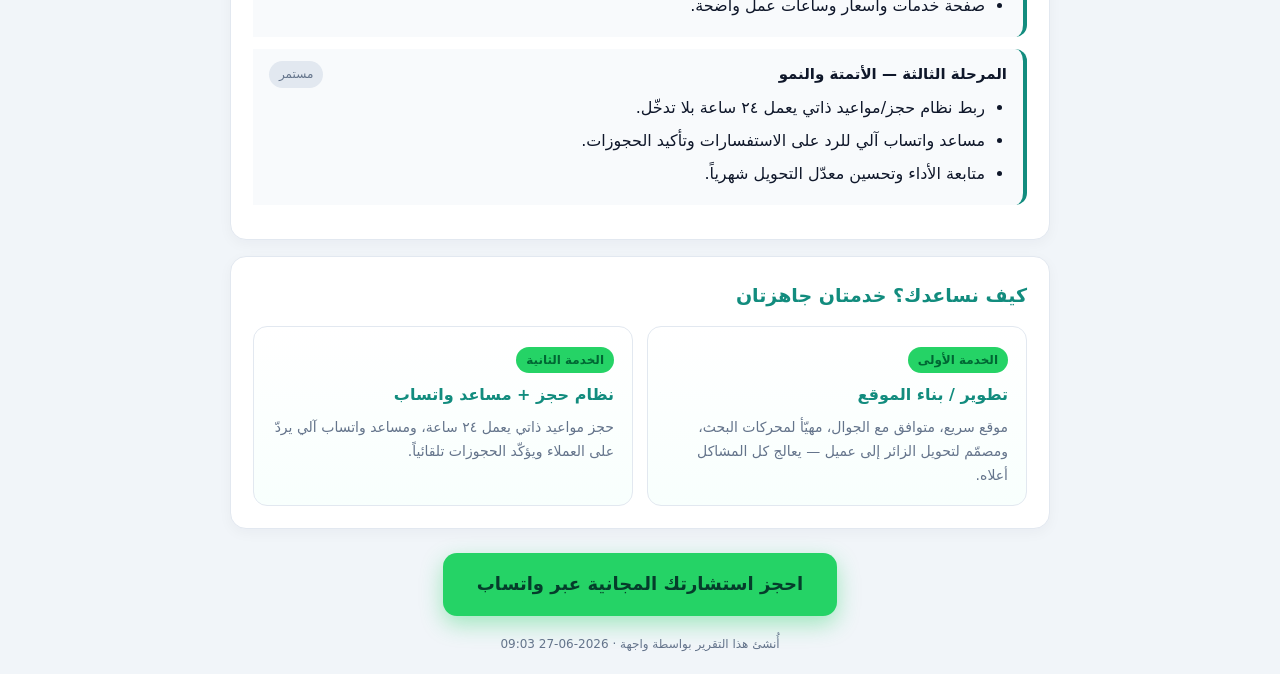
<file: audit_report_sample.html>
<!DOCTYPE html>
<html lang="ar" dir="rtl">
<head>
<meta charset="UTF-8">
<meta name="viewport" content="width=device-width, initial-scale=1">
<meta name="robots" content="noindex, nofollow">
<title>تقرير تدقيق موقع مطعم الذوق الرفيع — واجهة</title>
<style>
  :root{ --brand:#128C7E; --green:#25D366; --ink:#0f172a; --muted:#64748b;
          --bg:#f1f5f9; --card:#ffffff; --line:#e2e8f0; }
  *{ box-sizing:border-box; }
  body{ margin:0; font-family:"Segoe UI",Tahoma,system-ui,sans-serif;
         background:var(--bg); color:var(--ink); line-height:1.7; }
  .wrap{ max-width:860px; margin:0 auto; padding:20px; }
  .top{ background:linear-gradient(135deg,var(--brand),#0d6e63);
         color:#fff; border-radius:18px; padding:26px; margin-bottom:18px;
         box-shadow:0 10px 30px rgba(18,140,126,.25); }
  .top .brand{ font-weight:800; letter-spacing:.5px; opacity:.95; }
  .top h1{ margin:6px 0 4px; font-size:26px; }
  .top .site{ font-size:14px; opacity:.9; word-break:break-all; }
  .top .site a{ color:#d1fae5; }
  .card{ background:var(--card); border:1px solid var(--line);
          border-radius:16px; padding:22px; margin-bottom:16px;
          box-shadow:0 4px 14px rgba(15,23,42,.04); }
  h2{ font-size:19px; margin:0 0 14px; color:var(--brand); }
  h3{ font-size:16px; margin:0 0 8px; }
  .score-card{ display:flex; align-items:center; gap:24px; flex-wrap:wrap; }
  .ring{ flex:0 0 auto; }
  .ring .num{ font-size:34px; font-weight:800; }
  .score-meta{ flex:1 1 240px; }
  .score-meta .lbl{ display:inline-block; padding:5px 14px; border-radius:999px;
        font-weight:700; color:#fff; font-size:14px; }
  .dim{ margin:12px 0; }
  .dim-head{ display:flex; justify-content:space-between; font-size:14px;
        font-weight:600; margin-bottom:5px; }
  .dim-val{ font-weight:800; }
  .bar{ background:#eef2f7; border-radius:999px; height:10px; overflow:hidden; }
  .bar i{ display:block; height:100%; border-radius:999px; transition:width .4s; }
  ul{ margin:6px 0; padding-inline-start:22px; }
  li{ margin:6px 0; }
  .good li::marker{ color:var(--green); }
  .bad li::marker{ color:#dc2626; }
  .phase{ border-inline-start:4px solid var(--brand); background:#f8fafc;
        border-radius:0 12px 12px 0; padding:12px 16px; margin:12px 0; }
  .phase-top{ display:flex; justify-content:space-between; align-items:center; }
  .phase-top h4{ margin:0; color:var(--ink); font-size:15px; }
  .when{ font-size:12px; color:var(--muted); background:#e2e8f0;
        padding:3px 10px; border-radius:999px; }
  .offers{ display:grid; grid-template-columns:1fr 1fr; gap:14px; }
  .offer{ border:1px solid var(--line); border-radius:14px; padding:18px;
        background:linear-gradient(180deg,#fff,#f8fffd); }
  .offer .pill{ display:inline-block; background:var(--green); color:#063;
        font-weight:800; font-size:12px; padding:3px 10px; border-radius:999px;
        margin-bottom:8px; }
  .offer h3{ color:var(--brand); }
  .offer p{ color:var(--muted); font-size:14px; margin:6px 0 0; }
  .cta{ text-align:center; margin:24px 0 10px; }
  .btn{ display:inline-flex; align-items:center; gap:10px; background:var(--green);
        color:#053d2b; text-decoration:none; font-weight:800; font-size:18px;
        padding:16px 34px; border-radius:14px;
        box-shadow:0 8px 22px rgba(37,211,102,.4); }
  .btn:hover{ filter:brightness(1.05); }
  .foot{ text-align:center; color:var(--muted); font-size:12px; margin-top:18px; }
  @media(max-width:560px){ .offers{ grid-template-columns:1fr; } }
</style>
</head>
<body>
<div class="wrap">

  <div class="top">
    <div class="brand">واجهة · تقرير تدقيق رقمي</div>
    <h1>مطعم الذوق الرفيع</h1>
    <div class="site">الموقع المفحوص: <a href="https://example.com" target="_blank" rel="noopener">https://example.com</a></div>
  </div>

  <div class="card score-card">
    <div class="ring">
      <svg width="130" height="130" viewBox="0 0 130 130">
        <circle cx="65" cy="65" r="52" fill="none" stroke="#eef2f7" stroke-width="13"/>
        <circle cx="65" cy="65" r="52" fill="none" stroke="#dc2626" stroke-width="13"
          stroke-linecap="round" stroke-dasharray="104.5 326.7"
          transform="rotate(-90 65 65)"/>
        <text x="65" y="60" text-anchor="middle" class="num" fill="#dc2626">32</text>
        <text x="65" y="82" text-anchor="middle" font-size="12" fill="#64748b">من 100</text>
      </svg>
    </div>
    <div class="score-meta">
      <h2 style="margin-bottom:8px">التقييم العام</h2>
      <span class="lbl" style="background:#dc2626">ضعيف — يحتاج عملاً عاجلاً</span>
      <p style="color:var(--muted);margin:12px 0 0">
        هذا التقييم يقيس جاهزية موقعك لتحويل الزائر إلى عميل فعلي،
        مع تركيز خاص على الحجز والتواصل عبر واتساب.
      </p>
    </div>
  </div>

  <div class="card">
    <h2>تفصيل المحاور</h2>
    <div class="dim"><div class="dim-head"><span>الحجز/التحويل</span><span class="dim-val" style="color:#dc2626">0/100</span></div><div class="bar"><i style="width:0%;background:#dc2626"></i></div></div><div class="dim"><div class="dim-head"><span>التواصل</span><span class="dim-val" style="color:#dc2626">0/100</span></div><div class="bar"><i style="width:0%;background:#dc2626"></i></div></div><div class="dim"><div class="dim-head"><span>توافق الجوال</span><span class="dim-val" style="color:#d97706">70/100</span></div><div class="bar"><i style="width:70%;background:#d97706"></i></div></div><div class="dim"><div class="dim-head"><span>الأمان (HTTPS)</span><span class="dim-val" style="color:#16a34a">100/100</span></div><div class="bar"><i style="width:100%;background:#16a34a"></i></div></div><div class="dim"><div class="dim-head"><span>تهيئة محركات البحث (SEO)</span><span class="dim-val" style="color:#dc2626">38/100</span></div><div class="bar"><i style="width:38%;background:#dc2626"></i></div></div><div class="dim"><div class="dim-head"><span>المحتوى</span><span class="dim-val" style="color:#dc2626">0/100</span></div><div class="bar"><i style="width:0%;background:#dc2626"></i></div></div><div class="dim"><div class="dim-head"><span>الحداثة والوزن</span><span class="dim-val" style="color:#16a34a">100/100</span></div><div class="bar"><i style="width:100%;background:#16a34a"></i></div></div>
  </div>

  <div class="card">
    <h2>أبرز نقاط القوة</h2>
    <ul class="good"><li>الاتصال آمن ومشفّر (HTTPS).</li><li>الصفحة خفيفة وسريعة التحميل نسبياً.</li></ul>
  </div>

  <div class="card">
    <h2>مشاكل تستحق المعالجة</h2>
    <ul class="bad"><li>لا توجد دعوة واضحة للحجز أو الطلب — الزائر لا يعرف الخطوة التالية، وهذا يُهدر معظم الزيارات.</li><li>لا يوجد نموذج حجز/تواصل مباشر داخل الموقع، فالعميل مضطر للبحث عن طريقة للتواصل.</li><li>لا يوجد زر واتساب — وهو أسرع قناة تحويل للعملاء محلياً.</li><li>يصعب الوصول لرقم الهاتف أو موقع المنشأة على الخريطة بسهولة.</li><li>لا يوجد وصف ميتا (meta description) — جوجل يعرض نصاً عشوائياً بدلاً منه.</li></ul>
  </div>

  <div class="card">
    <h2>خطة تطوير على ٣ مراحل</h2>
    <div class="phase"><div class="phase-top"><h4>المرحلة الأولى — الأساسات</h4><span class="when">أسبوع 1</span></div><ul><li>ضبط عنوان ووصف الصفحة ووسوم المشاركة للظهور في البحث.</li></ul></div><div class="phase"><div class="phase-top"><h4>المرحلة الثانية — التحويل</h4><span class="when">أسبوع 2</span></div><ul><li>إضافة زر واتساب عائم ورقم اتصال مباشر.</li><li>إضافة دعوة واضحة للحجز/الطلب في أعلى الصفحة.</li><li>صفحة خدمات وأسعار وساعات عمل واضحة.</li></ul></div><div class="phase"><div class="phase-top"><h4>المرحلة الثالثة — الأتمتة والنمو</h4><span class="when">مستمر</span></div><ul><li>ربط نظام حجز/مواعيد ذاتي يعمل ٢٤ ساعة بلا تدخّل.</li><li>مساعد واتساب آلي للرد على الاستفسارات وتأكيد الحجوزات.</li><li>متابعة الأداء وتحسين معدّل التحويل شهرياً.</li></ul></div>
  </div>

  <div class="card">
    <h2>كيف نساعدك؟ خدمتان جاهزتان</h2>
    <div class="offers">
      <div class="offer">
        <span class="pill">الخدمة الأولى</span>
        <h3>تطوير / بناء الموقع</h3>
        <p>موقع سريع، متوافق مع الجوال، مهيّأ لمحركات البحث، ومصمّم
           لتحويل الزائر إلى عميل — يعالج كل المشاكل أعلاه.</p>
      </div>
      <div class="offer">
        <span class="pill">الخدمة الثانية</span>
        <h3>نظام حجز + مساعد واتساب</h3>
        <p>حجز مواعيد ذاتي يعمل ٢٤ ساعة، ومساعد واتساب آلي يردّ على
           العملاء ويؤكّد الحجوزات تلقائياً.</p>
      </div>
    </div>
  </div>

  <div class="cta">
    <a class="btn" href="https://wa.me/966501234567?text=%D8%A7%D9%84%D8%B3%D9%84%D8%A7%D9%85%20%D8%B9%D9%84%D9%8A%D9%83%D9%85%D8%8C%20%D8%B4%D8%A7%D9%87%D8%AF%D8%AA%20%D8%AA%D9%82%D8%B1%D9%8A%D8%B1%20%D9%85%D9%88%D9%82%D8%B9%20%C2%AB%D9%85%D8%B7%D8%B9%D9%85%20%D8%A7%D9%84%D8%B0%D9%88%D9%82%20%D8%A7%D9%84%D8%B1%D9%81%D9%8A%D8%B9%C2%BB%20%D9%85%D9%86%20%D9%88%D8%A7%D8%AC%D9%87%D8%A9%20%28%D8%A7%D9%84%D8%AF%D8%B1%D8%AC%D8%A9%2032/100%29%20%D9%88%D8%A3%D8%B1%D8%BA%D8%A8%20%D8%A8%D8%AA%D8%B7%D9%88%D9%8A%D8%B1%D9%87%20%D9%88%D8%A5%D8%B6%D8%A7%D9%81%D8%A9%20%D8%A7%D9%84%D8%AD%D8%AC%D8%B2%20%D8%B9%D8%A8%D8%B1%20%D9%88%D8%A7%D8%AA%D8%B3%D8%A7%D8%A8." target="_blank" rel="noopener">
      احجز استشارتك المجانية عبر واتساب
    </a>
  </div>

  <div class="foot">
    أُنشئ هذا التقرير بواسطة واجهة · 2026-06-27 09:03
  </div>

</div>
</body>
</html>
</file>
